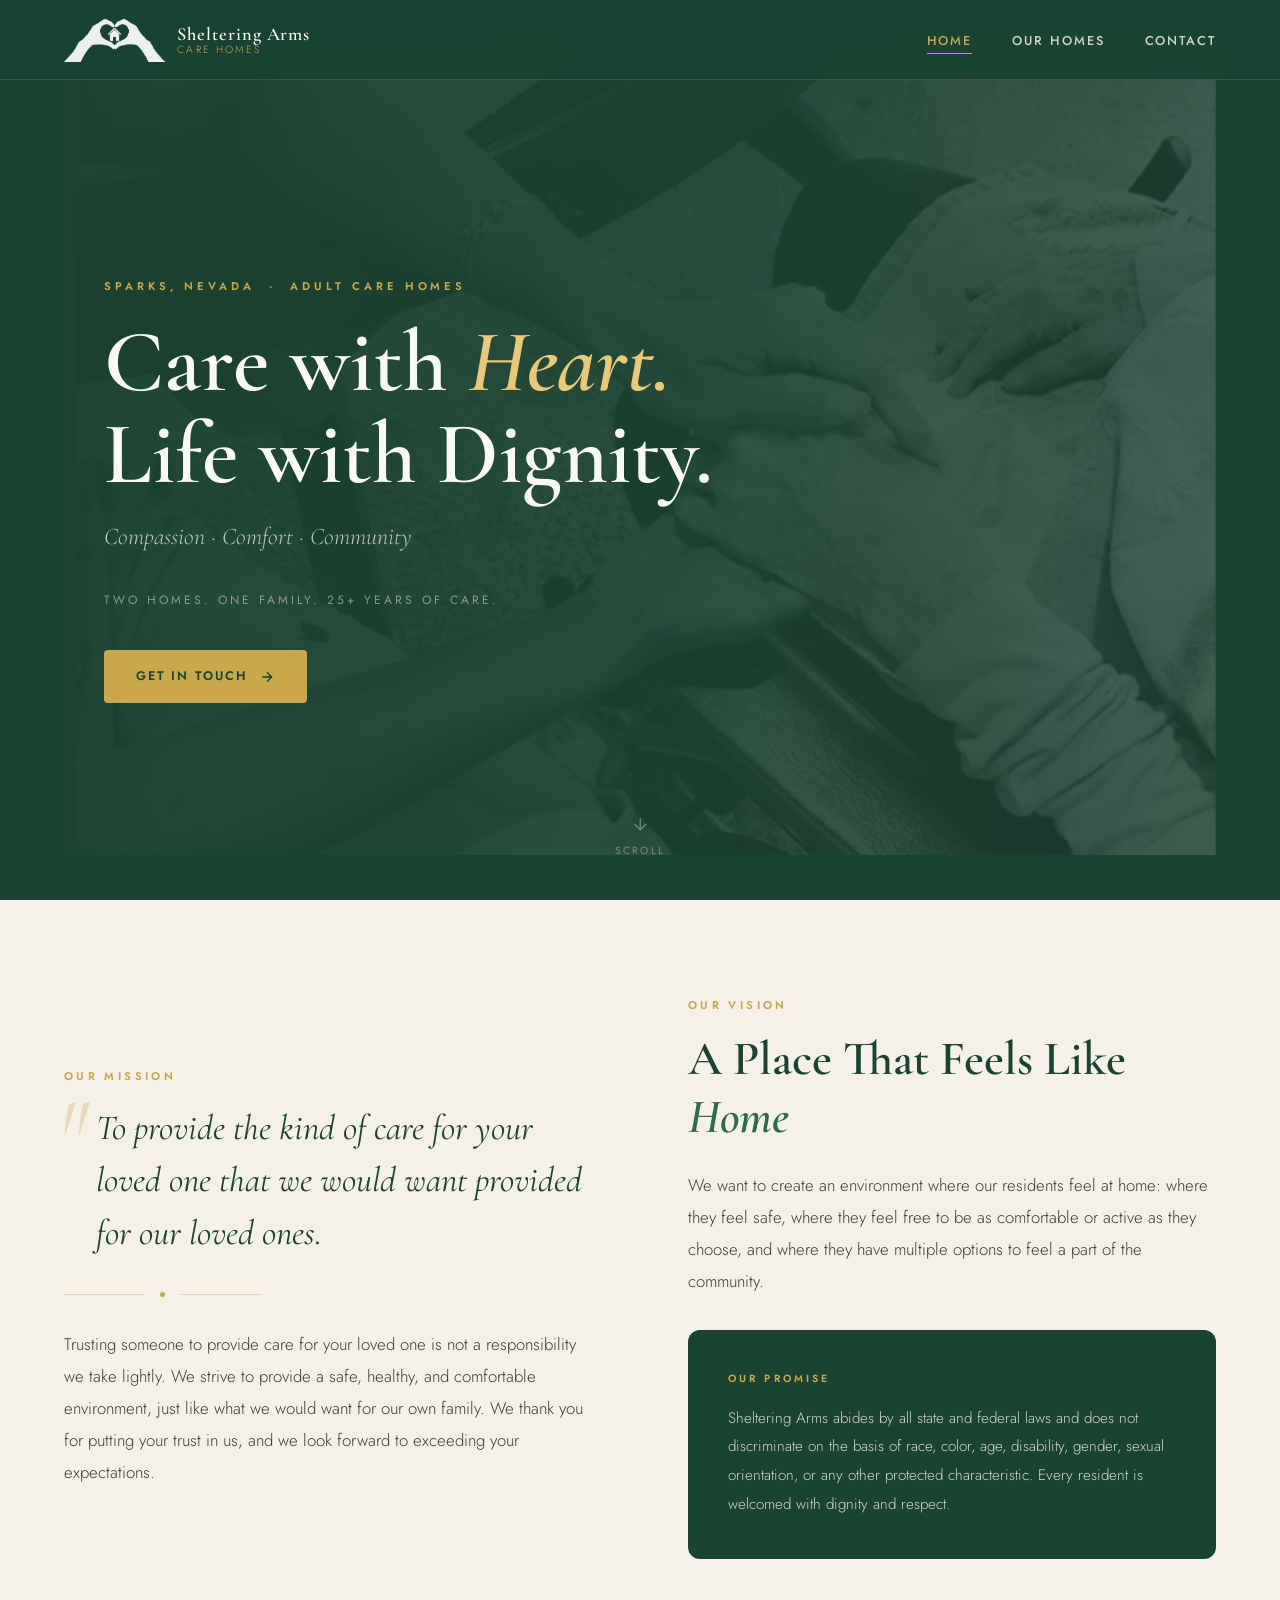
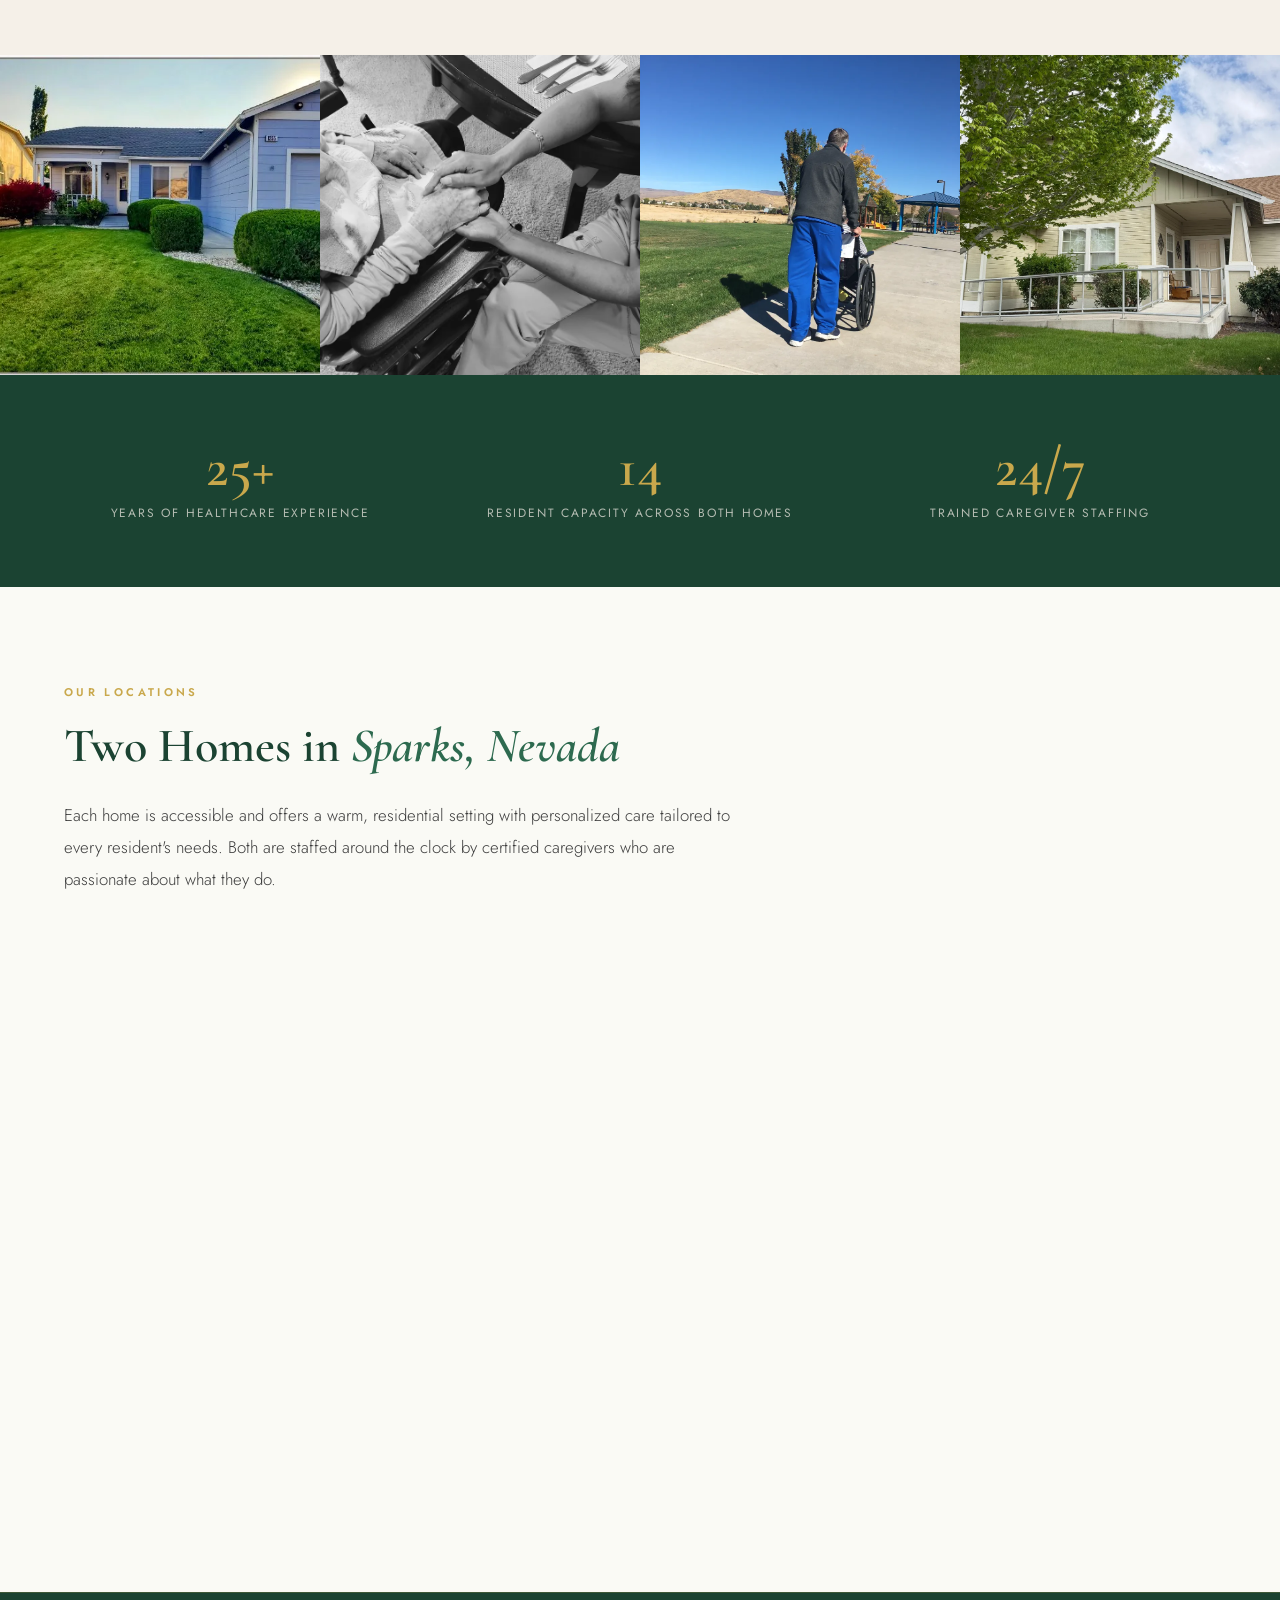
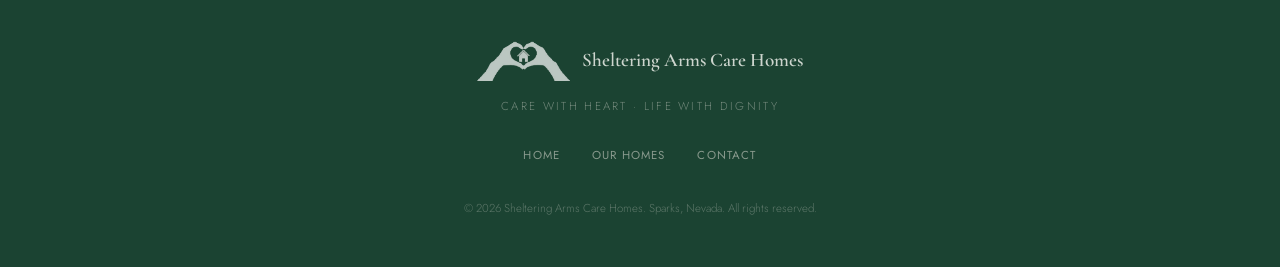
<file: index.html>
<!DOCTYPE html>
<html lang="en">
<head>
  <meta charset="UTF-8">
  <meta name="viewport" content="width=device-width, initial-scale=1.0">
  <meta name="description" content="Sheltering Arms Care Homes – Compassionate adult residential care in Sparks, Nevada. Two homes, 24/7 staffing, medication management, and a personal touch.">
  <title>Sheltering Arms Care Homes | Sparks, Nevada</title>
  <link rel="stylesheet" href="css/styles.css">
</head>
<body>

  <!-- NAVIGATION -->
  <nav class="nav">
    <a href="index.html" class="nav-logo">
      <img src="images/logo_bw_inverted_transparent.png" alt="Sheltering Arms logo">
      <div class="nav-brand">
        <span class="nav-brand-name">Sheltering Arms</span>
        <span class="nav-brand-sub">Care Homes</span>
      </div>
    </a>
    <ul class="nav-links">
      <li><a href="index.html" class="active">Home</a></li>
      <li><a href="homes.html">Our Homes</a></li>
      <li><a href="contact.html">Contact</a></li>
    </ul>
  </nav>

  <!-- HERO -->
  <section class="hero">
    <div class="hero-bg" id="heroBg"></div>
    <div class="hero-overlay"></div>
    <div class="hero-content">
      <div class="hero-eyebrow">Sparks, Nevada &nbsp;·&nbsp; Adult Care Homes</div>
      <h1 class="hero-title">
        Care with <em>Heart.</em><br>Life with Dignity.
      </h1>
      <p class="hero-subtitle">Compassion · Comfort · Community</p>
      <p class="hero-tagline">Two homes. One family. 25+ years of care.</p>
      <a href="contact.html" class="hero-cta">
        Get in Touch
        <svg viewBox="0 0 24 24" fill="none" stroke="currentColor" stroke-width="2"><path d="M5 12h14M12 5l7 7-7 7"/></svg>
      </a>
    </div>
    <div class="hero-scroll">
      <svg viewBox="0 0 24 24" fill="none" stroke="currentColor" stroke-width="1.5"><path d="M12 5v14M5 12l7 7 7-7"/></svg>
      Scroll
    </div>
  </section>

  <!-- MISSION -->
  <section class="mission">
    <div class="mission-inner">
      <div class="mission-left reveal">
        <div class="section-label">Our Mission</div>
        <p class="mission-quote">
          To provide the kind of care for your loved one that we would want provided for our loved ones.
        </p>
        <div class="divider">
          <div class="divider-line"></div>
          <div class="divider-dot"></div>
          <div class="divider-line"></div>
        </div>
        <p class="section-body">
          Trusting someone to provide care for your loved one is not a responsibility we take lightly. We strive to provide a safe, healthy, and comfortable environment, just like what we would want for our own family. We thank you for putting your trust in us, and we look forward to exceeding your expectations.
        </p>
      </div>
      <div class="mission-right reveal">
        <div class="section-label">Our Vision</div>
        <h2 class="section-title">A Place That Feels Like <em>Home</em></h2>
        <p class="section-body">
          We want to create an environment where our residents feel at home: where they feel safe, where they feel free to be as comfortable or active as they choose, and where they have multiple options to feel a part of the community.
        </p>
        <div class="mission-vision">
          <div class="mission-vision-label">Our Promise</div>
          <p class="mission-vision-text">
            Sheltering Arms abides by all state and federal laws and does not discriminate on the basis of race, color, age, disability, gender, sexual orientation, or any other protected characteristic. Every resident is welcomed with dignity and respect.
          </p>
        </div>
      </div>
    </div>
  </section>

  <!-- PHOTO STRIP -->
  <div class="photo-strip">
    <div class="photo-strip-item">
      <img src="images/home1-exterior.jpg" alt="Sheltering Arms Home 1 exterior">
    </div>
    <div class="photo-strip-item">
      <img src="images/bw-hands.jpg" alt="Compassionate care at Sheltering Arms">
    </div>
    <div class="photo-strip-item">
      <img src="images/wheelchair-walk.jpg" alt="Resident enjoying an outdoor walk">
    </div>
    <div class="photo-strip-item">
      <img src="images/home2-exterior.jpg" alt="Sheltering Arms Home 2 exterior">
    </div>
  </div>

  <!-- CREDENTIALS BANNER -->
  <div class="credentials">
    <div class="credentials-inner">
      <div class="credential-item reveal">
        <div class="credential-number">25+</div>
        <div class="credential-label">Years of Healthcare Experience</div>
      </div>
      <div class="credential-item reveal">
        <div class="credential-number">14</div>
        <div class="credential-label">Resident Capacity Across Both Homes</div>
      </div>
      <div class="credential-item reveal">
        <div class="credential-number">24/7</div>
        <div class="credential-label">Trained Caregiver Staffing</div>
      </div>
    </div>
  </div>

  <!-- HOMES PREVIEW -->
  <section class="homes-preview">
    <div class="homes-preview-inner">
      <div class="section-label reveal">Our Locations</div>
      <h2 class="section-title reveal">Two Homes in <em>Sparks, Nevada</em></h2>
      <p class="section-body reveal">Each home is accessible and offers a warm, residential setting with personalized care tailored to every resident's needs. Both are staffed around the clock by certified caregivers who are passionate about what they do.</p>
      <div class="homes-grid">
        <div class="home-card reveal">
          <img src="images/home1-exterior.jpg" alt="Home 1 exterior" class="home-card-img">
          <div class="home-card-body">
            <div class="home-card-label">Sparks, Nevada</div>
            <div class="home-card-title">Care Home One</div>
            <div class="home-card-details">
              <div class="home-card-detail">
                <svg viewBox="0 0 24 24" fill="none" stroke="currentColor" stroke-width="2"><path d="M17 21v-2a4 4 0 0 0-4-4H5a4 4 0 0 0-4 4v2"/><circle cx="9" cy="7" r="4"/></svg>
                6 Residents
              </div>
              <div class="home-card-detail">
                <svg viewBox="0 0 24 24" fill="none" stroke="currentColor" stroke-width="2"><path d="M3 9l9-7 9 7v11a2 2 0 0 1-2 2H5a2 2 0 0 1-2-2z"/></svg>
                Private &amp; Shared Rooms
              </div>
            </div>
            <p class="home-card-text">A warm, fully accessible homelike setting with ramp entry, offering comprehensive care with a personal touch. MI endorsement facility.</p>
            <a href="homes.html#home1" class="home-card-link">
              Learn More
              <svg viewBox="0 0 24 24" fill="none" stroke="currentColor" stroke-width="2" width="12" height="12"><path d="M5 12h14M12 5l7 7-7 7"/></svg>
            </a>
          </div>
        </div>
        <div class="home-card reveal">
          <!--img src="images/home2-exterior5.png" alt="Home 2 exterior" class="home-card-img"-->
          <img src="images/home2-exterior5.png" alt="Home 2 exterior" class="home-card-img" style="object-position: center 50%;">
          <!--img src="images/home2-exterior5.png" alt="Home 2 exterior" class="home-card-img" style="object-fit: contain; object-position: center center; background: var(--cream);"-->
          <div class="home-card-body">
            <div class="home-card-label">Sparks, Nevada</div>
            <div class="home-card-title">Care Home Two</div>
            <div class="home-card-details">
              <div class="home-card-detail">
                <svg viewBox="0 0 24 24" fill="none" stroke="currentColor" stroke-width="2"><path d="M17 21v-2a4 4 0 0 0-4-4H5a4 4 0 0 0-4 4v2"/><circle cx="9" cy="7" r="4"/></svg>
                8 Residents
              </div>
              <div class="home-card-detail">
                <svg viewBox="0 0 24 24" fill="none" stroke="currentColor" stroke-width="2"><path d="M3 9l9-7 9 7v11a2 2 0 0 1-2 2H5a2 2 0 0 1-2-2z"/></svg>
                Private &amp; Shared Rooms
              </div>
            </div>
            <p class="home-card-text">A spacious, fully accessible homelike setting with ramp entry, complete with a golf course view, offering exceptional level of personalized care. MI endorsement facility.</p>
            <a href="homes.html#home2" class="home-card-link">
              Learn More
              <svg viewBox="0 0 24 24" fill="none" stroke="currentColor" stroke-width="2" width="12" height="12"><path d="M5 12h14M12 5l7 7-7 7"/></svg>
            </a>
          </div>
        </div>
      </div>
    </div>
  </section>

  <!-- FOOTER -->
  <footer class="footer">
    <div class="footer-logo">
      <img src="images/logo_bw_inverted_transparent.png" alt="Sheltering Arms logo">
      <span class="footer-name">Sheltering Arms Care Homes</span>
    </div>
    <p class="footer-tagline">Care with Heart · Life with Dignity</p>
    <ul class="footer-nav">
      <li><a href="index.html">Home</a></li>
      <li><a href="homes.html">Our Homes</a></li>
      <li><a href="contact.html">Contact</a></li>
    </ul>
    <p class="footer-copy">&copy; 2026 Sheltering Arms Care Homes. Sparks, Nevada. All rights reserved.</p>
  </footer>

  <script src="js/main.js"></script>
</body>
</html>
</file>
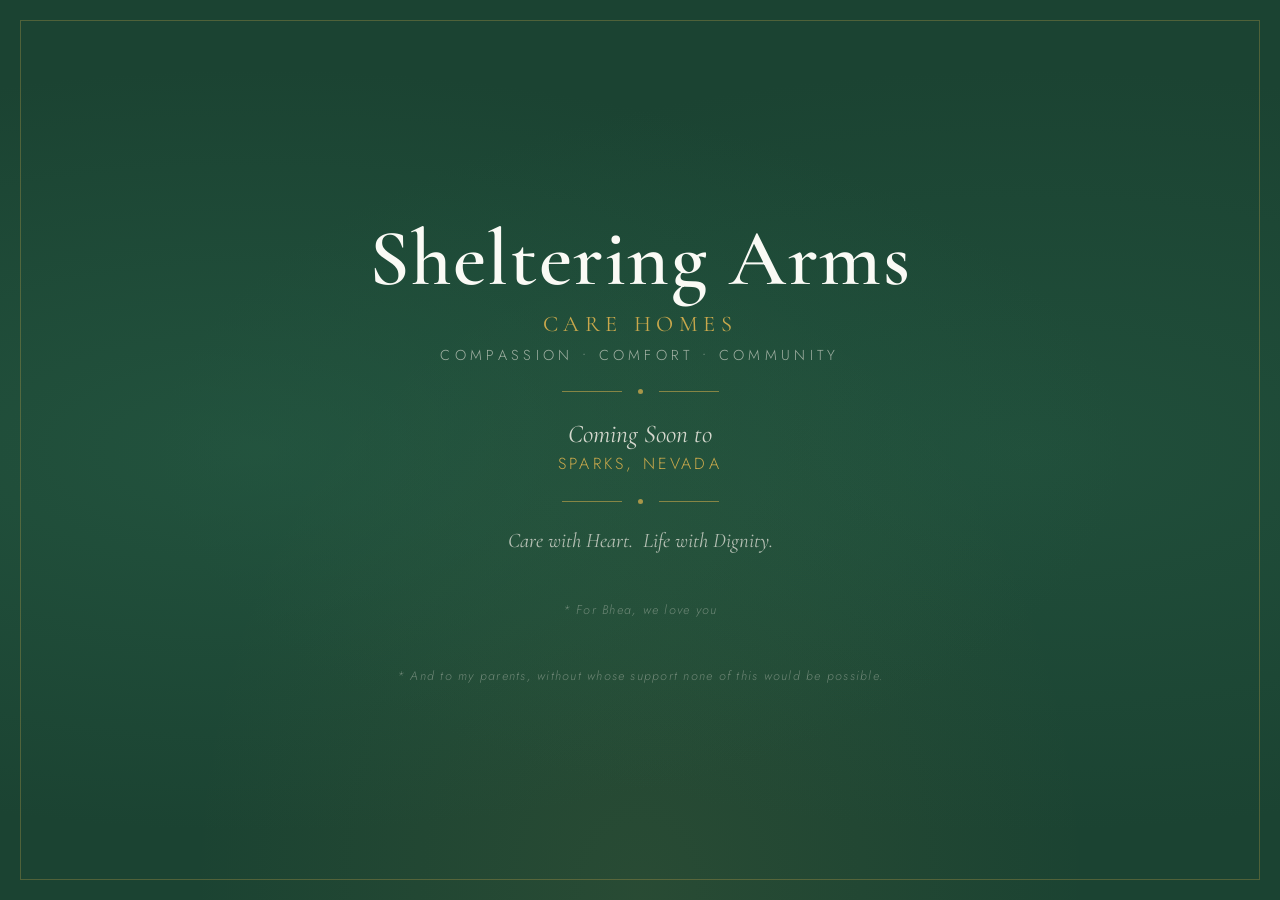
<file: bhea.html>
<!DOCTYPE html>
<html lang="en">
<head>
  <meta charset="UTF-8">
  <meta name="viewport" content="width=device-width, initial-scale=1.0">
  <title>Sheltering Arms Care Homes | Coming Soon</title>
  <link href="https://fonts.googleapis.com/css2?family=Cormorant+Garamond:ital,wght@0,400;0,600;1,400&family=Jost:wght@300;400;500&display=swap" rel="stylesheet">
  <style>
    :root {
      --green: #1B4332;
      --green-light: #2D6A4F;
      --cream: #F5F0E8;
      --gold: #C9A84C;
      --gold-light: #E8C97A;
      --off-white: #FAFAF5;
    }

    *, *::before, *::after {
      margin: 0;
      padding: 0;
      box-sizing: border-box;
    }

    html, body {
      height: 100%;
    }

    body {
      background-color: var(--green);
      color: var(--cream);
      font-family: 'Jost', sans-serif;
      display: flex;
      align-items: center;
      justify-content: center;
      min-height: 100vh;
      overflow: hidden;
      position: relative;
    }

    /* Subtle leaf texture background */
    body::before {
      content: '';
      position: absolute;
      inset: 0;
      background: 
        radial-gradient(ellipse at 20% 50%, rgba(45, 106, 79, 0.4) 0%, transparent 60%),
        radial-gradient(ellipse at 80% 50%, rgba(45, 106, 79, 0.3) 0%, transparent 60%),
        radial-gradient(ellipse at 50% 100%, rgba(201, 168, 76, 0.08) 0%, transparent 50%);
      pointer-events: none;
    }

    /* Gold border frame */
    body::after {
      content: '';
      position: fixed;
      inset: 20px;
      border: 1px solid rgba(201, 168, 76, 0.3);
      pointer-events: none;
      animation: fadeIn 2s ease forwards;
    }

    .container {
      text-align: center;
      padding: 3rem 2rem;
      position: relative;
      z-index: 1;
      animation: riseUp 1.2s cubic-bezier(0.16, 1, 0.3, 1) forwards;
      opacity: 0;
      transform: translateY(30px);
    }

    .divider {
      display: flex;
      align-items: center;
      gap: 1rem;
      justify-content: center;
      margin: 1.5rem 0;
    }

    .divider-line {
      width: 60px;
      height: 1px;
      background: var(--gold);
      opacity: 0.6;
    }

    .divider-dot {
      width: 5px;
      height: 5px;
      background: var(--gold);
      border-radius: 50%;
      opacity: 0.8;
    }

    .business-name {
      font-family: 'Cormorant Garamond', serif;
      font-size: clamp(2.8rem, 7vw, 5rem);
      font-weight: 600;
      color: var(--off-white);
      letter-spacing: 0.02em;
      line-height: 1.1;
    }

    .business-subtitle {
      font-family: 'Cormorant Garamond', serif;
      font-size: clamp(1rem, 2.5vw, 1.4rem);
      font-weight: 400;
      color: var(--gold);
      letter-spacing: 0.25em;
      text-transform: uppercase;
      margin-top: 0.4rem;
    }

    .subtagline {
      font-family: 'Jost', sans-serif;
      font-size: clamp(0.75rem, 1.8vw, 0.9rem);
      font-weight: 300;
      color: rgba(245, 240, 232, 0.6);
      letter-spacing: 0.3em;
      text-transform: uppercase;
      margin-top: 0.5rem;
    }

    .coming-soon {
      font-family: 'Cormorant Garamond', serif;
      font-size: clamp(1.1rem, 3vw, 1.6rem);
      font-style: italic;
      color: var(--cream);
      opacity: 0.85;
      margin: 0.5rem 0 0.2rem;
    }

    .location {
      font-family: 'Jost', sans-serif;
      font-size: clamp(0.8rem, 2vw, 1rem);
      font-weight: 300;
      color: var(--gold);
      letter-spacing: 0.2em;
      text-transform: uppercase;
    }

    .tagline {
      font-family: 'Cormorant Garamond', serif;
      font-size: clamp(1rem, 2.5vw, 1.3rem);
      font-style: italic;
      color: rgba(245, 240, 232, 0.7);
      margin-top: 0.3rem;
    }

    .dedication {
      font-family: 'Jost', sans-serif;
      font-size: clamp(0.65rem, 1.5vw, 0.78rem);
      font-weight: 300;
      color: rgba(245, 240, 232, 0.35);
      letter-spacing: 0.1em;
      margin-top: 3rem;
      font-style: italic;
    }

    @keyframes riseUp {
      to {
        opacity: 1;
        transform: translateY(0);
      }
    }

    @keyframes fadeIn {
      to { opacity: 1; }
    }

    @media (max-width: 480px) {
      body::after {
        inset: 10px;
      }
    }
  </style>
</head>
<body>
  <div class="container">
    <div class="business-name">Sheltering Arms</div>
    <div class="business-subtitle">Care Homes</div>
    <div class="subtagline">Compassion &bull; Comfort &bull; Community</div>

    <div class="divider">
      <div class="divider-line"></div>
      <div class="divider-dot"></div>
      <div class="divider-line"></div>
    </div>

    <div class="coming-soon">Coming Soon to</div>
    <div class="location">Sparks, Nevada</div>

    <div class="divider">
      <div class="divider-line"></div>
      <div class="divider-dot"></div>
      <div class="divider-line"></div>
    </div>

    <div class="tagline">Care with Heart. &nbsp;Life with Dignity.</div>
    <div class="dedication">* For Bhea, we love you</div>
    <div class="dedication">* And to my parents, without whose support none of this would be possible.</div>
  </div>
</body>
</html>
</file>
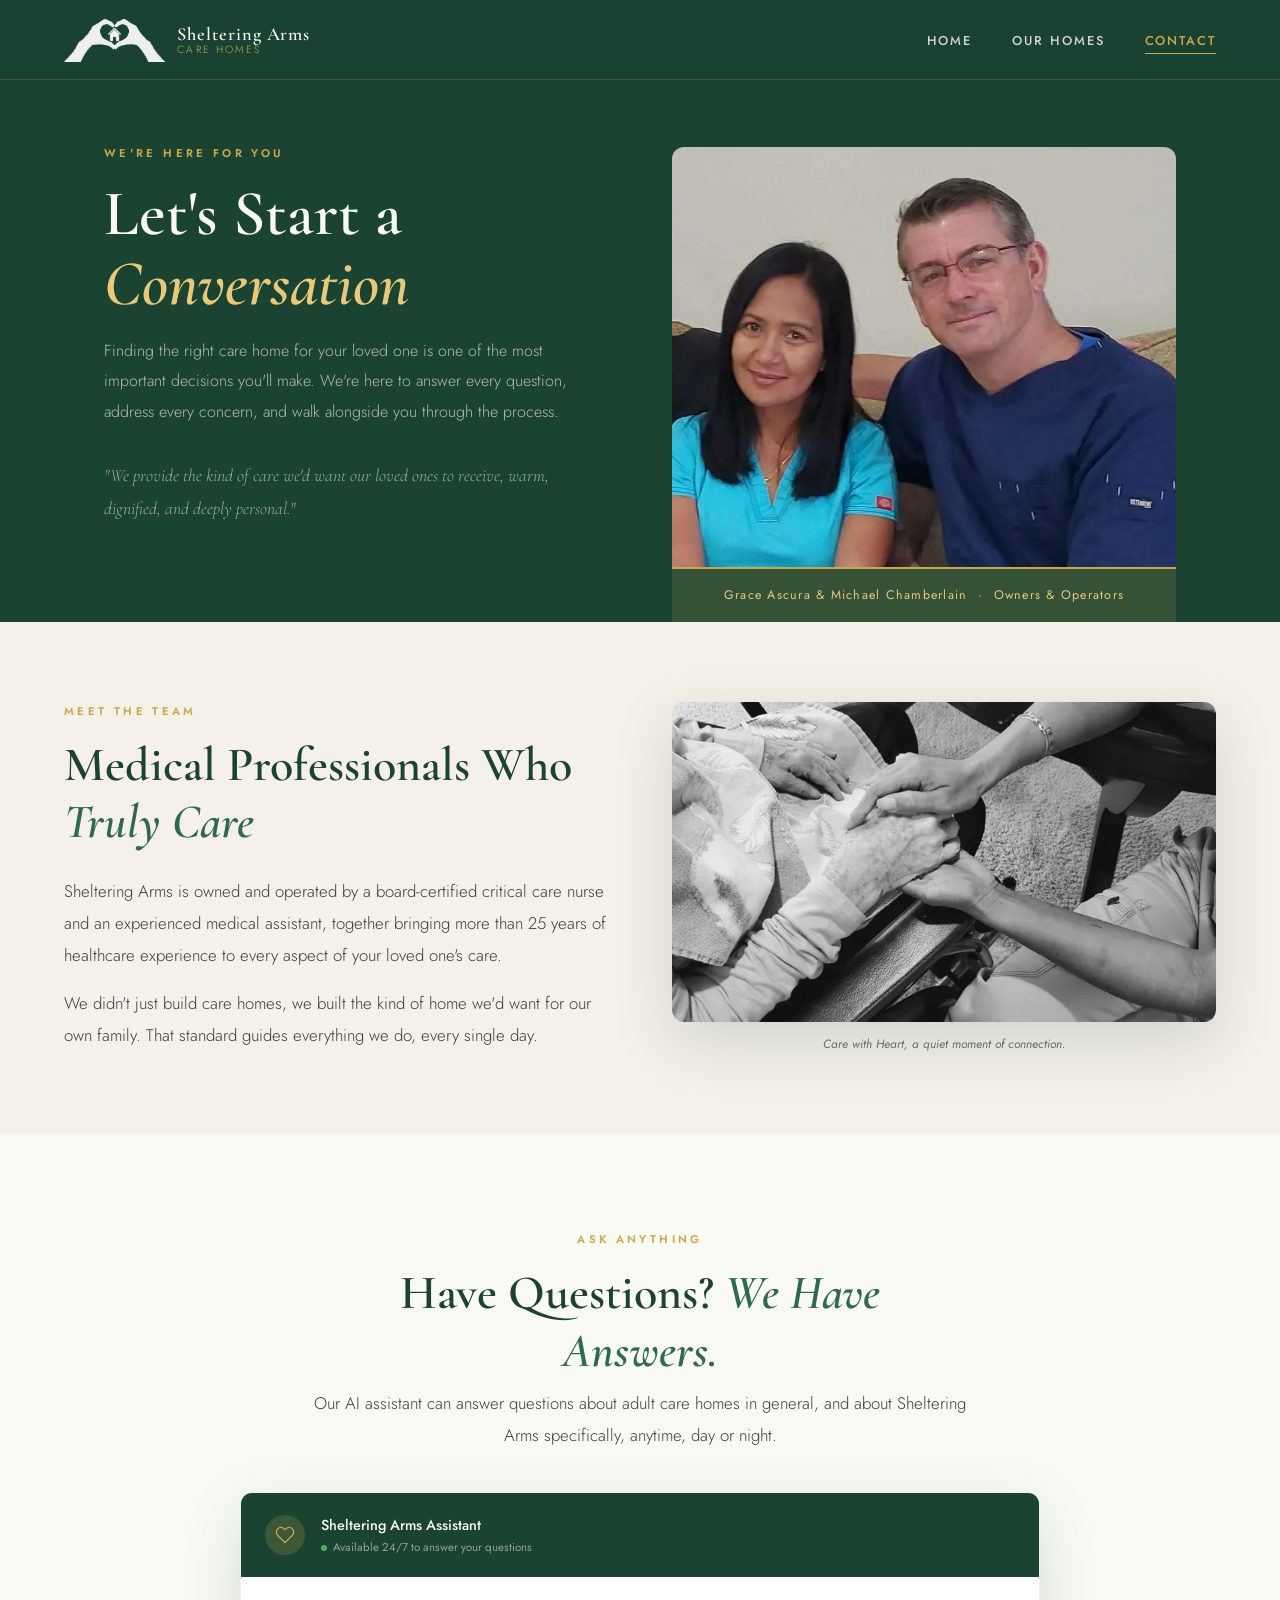
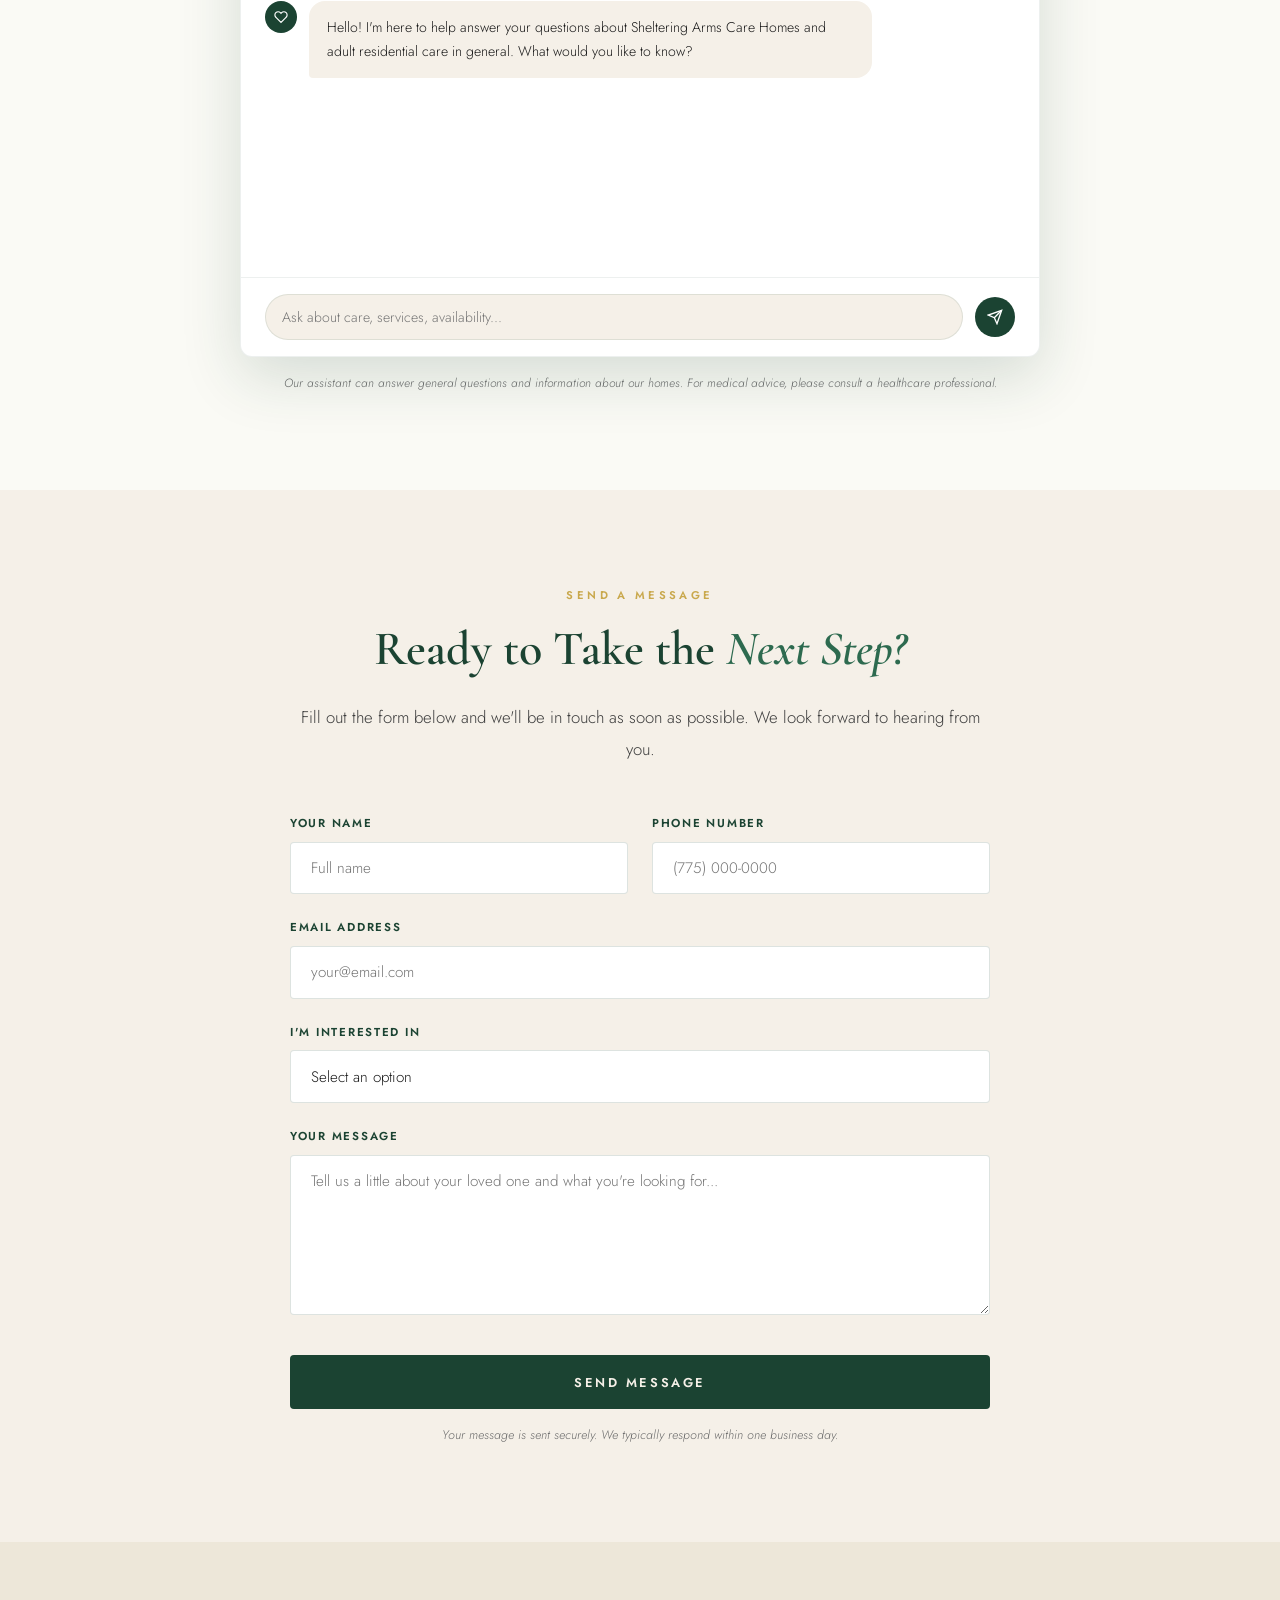
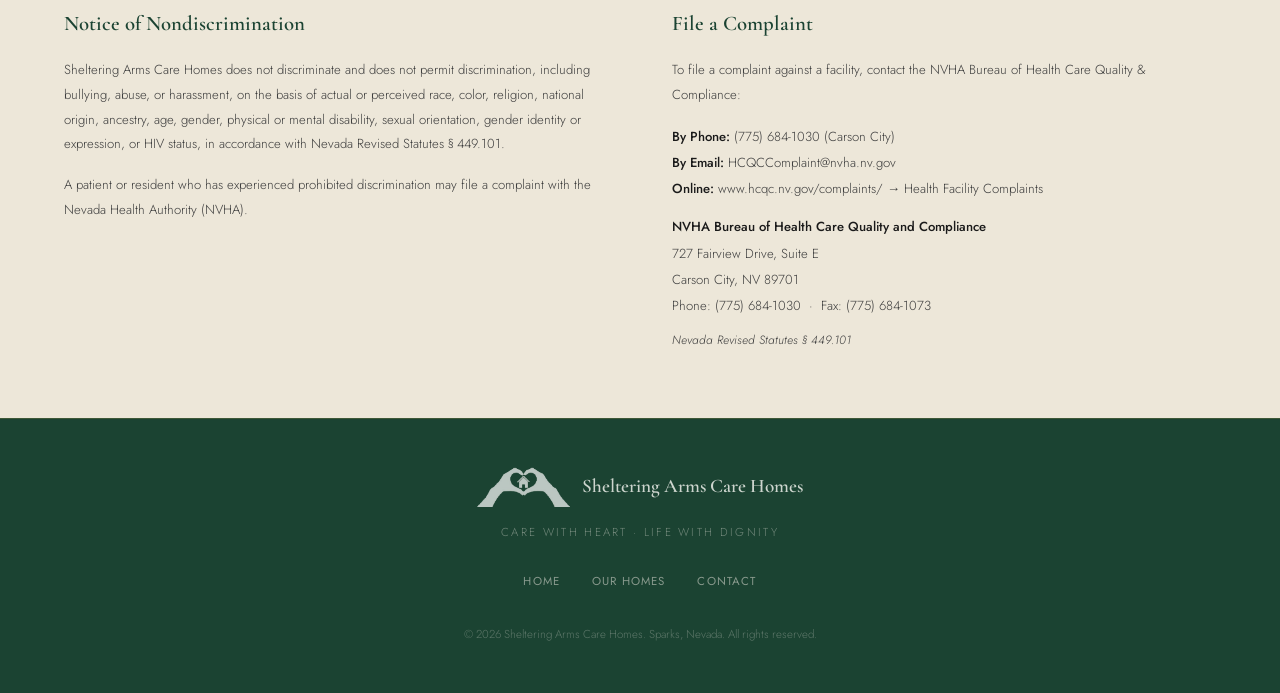
<file: contact.html>
<!DOCTYPE html>
<html lang="en">
<head>
  <meta charset="UTF-8">
  <meta name="viewport" content="width=device-width, initial-scale=1.0">
  <meta name="description" content="Contact Sheltering Arms Care Homes in Sparks, Nevada. Ask our AI assistant or send us a message directly.">
  <title>Contact | Sheltering Arms Care Homes</title>
  <link rel="stylesheet" href="css/styles.css">
</head>
<body>

  <!-- NAVIGATION -->
  <nav class="nav">
    <a href="index.html" class="nav-logo">
      <img src="images/logo_bw_inverted_transparent.png" alt="Sheltering Arms logo">
      <div class="nav-brand">
        <span class="nav-brand-name">Sheltering Arms</span>
        <span class="nav-brand-sub">Care Homes</span>
      </div>
    </a>
    <ul class="nav-links">
      <li><a href="index.html">Home</a></li>
      <li><a href="homes.html">Our Homes</a></li>
      <li><a href="contact.html" class="active">Contact</a></li>
    </ul>
  </nav>

  <!-- CONTACT HERO -->
  <section class="contact-hero">
    <div class="contact-hero-inner">
      <div class="contact-hero-content reveal">
        <div class="section-label" style="color:var(--gold);">We're Here For You</div>
        <h1 class="contact-hero-title">Let's Start a <em style="color:var(--gold-light); font-style:italic;">Conversation</em></h1>
        <p class="contact-hero-text">
          Finding the right care home for your loved one is one of the most important decisions you'll make. We're here to answer every question, address every concern, and walk alongside you through the process.
        </p>
        <p class="contact-hero-text" style="font-family:'Cormorant Garamond', serif; font-style:italic; font-size:1.1rem; color:rgba(245,240,232,0.6);">
          "We provide the kind of care we'd want our loved ones to receive, warm, dignified, and deeply personal."
        </p>
      </div>
      <div>
        <img src="images/grace-michael.jpg" alt="Grace Ascura and Michael Chamberlain, owners of Sheltering Arms" class="contact-owners-img">
        <div class="contact-owners-caption">Grace Ascura &amp; Michael Chamberlain &nbsp;·&nbsp; Owners &amp; Operators</div>
      </div>
    </div>
  </section>

  <!-- OWNERS BIO -->
  <section class="section" style="background:var(--cream); padding: 5rem 4rem;">
    <div class="section-inner">
      <div style="display:grid; grid-template-columns:1fr 1fr; gap:4rem; align-items:start;">
        <div class="reveal">
          <div class="section-label">Meet the Team</div>
          <h2 class="section-title">Medical Professionals Who <em>Truly Care</em></h2>
          <p class="section-body">
            Sheltering Arms is owned and operated by a board-certified critical care nurse and an experienced medical assistant, together bringing more than 25 years of healthcare experience to every aspect of your loved one's care.
          </p>
          <p class="section-body" style="margin-top:1rem;">
            We didn't just build care homes, we built the kind of home we'd want for our own family. That standard guides everything we do, every single day.
          </p>
        </div>
        <div class="reveal">
          <img src="images/bw-hands.jpg" alt="Grace holding a resident's hand, compassionate care at Sheltering Arms" style="width:100%; height:320px; object-fit:cover; border-radius:12px; box-shadow:0 20px 60px rgba(27,67,50,0.16);">
          <p style="font-size:0.75rem; color:var(--text-light); font-style:italic; margin-top:0.75rem; text-align:center;">Care with Heart, a quiet moment of connection.</p>
        </div>
      </div>
    </div>
  </section>

  <!-- AI CHAT WIDGET -->
  <section class="chat-section">
    <div class="chat-inner">
      <div class="section-label reveal" style="text-align:center;">Ask Anything</div>
      <h2 class="section-title reveal" style="text-align:center; max-width:600px; margin:0 auto 0.5rem;">Have Questions? <em>We Have Answers.</em></h2>
      <p class="section-body reveal" style="text-align:center; margin:0 auto 2.5rem;">Our AI assistant can answer questions about adult care homes in general, and about Sheltering Arms specifically, anytime, day or night.</p>

      <div class="chat-window reveal">
        <div class="chat-header">
          <div class="chat-avatar">
            <svg viewBox="0 0 24 24" fill="none" stroke="currentColor" stroke-width="1.5"><path d="M20.84 4.61a5.5 5.5 0 0 0-7.78 0L12 5.67l-1.06-1.06a5.5 5.5 0 0 0-7.78 7.78l1.06 1.06L12 21.23l7.78-7.78 1.06-1.06a5.5 5.5 0 0 0 0-7.78z"/></svg>
          </div>
          <div class="chat-header-text">
            <div class="chat-header-name">Sheltering Arms Assistant</div>
            <div class="chat-header-status">
              <div class="chat-status-dot"></div>
              Available 24/7 to answer your questions
            </div>
          </div>
        </div>
        <div class="chat-messages" id="chatMessages">
          <div class="chat-msg bot">
            <div class="chat-msg-avatar">
              <svg viewBox="0 0 24 24" fill="none" stroke="currentColor" stroke-width="2" width="14" height="14"><path d="M20.84 4.61a5.5 5.5 0 0 0-7.78 0L12 5.67l-1.06-1.06a5.5 5.5 0 0 0-7.78 7.78l1.06 1.06L12 21.23l7.78-7.78 1.06-1.06a5.5 5.5 0 0 0 0-7.78z"/></svg>
            </div>
            <div class="chat-msg-bubble">
              Hello! I'm here to help answer your questions about Sheltering Arms Care Homes and adult residential care in general. What would you like to know?
            </div>
          </div>
        </div>
        <div class="chat-input-area">
          <input type="text" class="chat-input" id="chatInput" placeholder="Ask about care, services, availability..." autocomplete="off">
          <button class="chat-send" id="chatSend" aria-label="Send message">
            <svg viewBox="0 0 24 24" fill="none" stroke="currentColor" stroke-width="2"><line x1="22" y1="2" x2="11" y2="13"/><polygon points="22 2 15 22 11 13 2 9 22 2"/></svg>
          </button>
        </div>
      </div>
      <p style="font-size:0.75rem; color:var(--text-light); text-align:center; margin-top:1rem; font-style:italic; font-weight:300;">Our assistant can answer general questions and information about our homes. For medical advice, please consult a healthcare professional.</p>
    </div>
  </section>

  <!-- CONTACT FORM -->
  <section class="contact-form-section">
    <div class="contact-form-inner">
      <div class="section-label reveal" style="text-align:center;">Send a Message</div>
      <h2 class="section-title reveal" style="text-align:center;">Ready to Take the <em>Next Step?</em></h2>
      <p class="section-body reveal" style="text-align:center; margin:0 auto 3rem;">Fill out the form below and we'll be in touch as soon as possible. We look forward to hearing from you.</p>

      <form action="https://formspree.io/f/meenggbr" method="POST" class="reveal">
        <div class="form-row">
          <div class="form-group">
            <label class="form-label" for="name">Your Name</label>
            <input type="text" id="name" name="name" class="form-input" placeholder="Full name" required>
          </div>
          <div class="form-group">
            <label class="form-label" for="phone">Phone Number</label>
            <input type="tel" id="phone" name="phone" class="form-input" placeholder="(775) 000-0000">
          </div>
        </div>
        <div class="form-group">
          <label class="form-label" for="email">Email Address</label>
          <input type="email" id="email" name="email" class="form-input" placeholder="your@email.com" required>
        </div>
        <div class="form-group">
          <label class="form-label" for="interest">I'm Interested In</label>
          <select id="interest" name="interest" class="form-select">
            <option value="">Select an option</option>
            <option value="home1">Home One (6 residents)</option>
            <option value="home2">Home Two (8 residents)</option>
            <option value="both">Both Homes</option>
            <option value="general">General Information</option>
          </select>
        </div>
        <div class="form-group">
          <label class="form-label" for="message">Your Message</label>
          <textarea id="message" name="message" class="form-textarea" placeholder="Tell us a little about your loved one and what you're looking for..." required></textarea>
        </div>
        <button type="submit" class="form-submit">Send Message</button>
        <p class="form-note">Your message is sent securely. We typically respond within one business day.</p>
      </form>
    </div>
  </section>

  <!-- COMPLIANCE -->
  <section class="compliance">
    <div class="compliance-inner">
      <div class="reveal">
        <div class="compliance-block-title">Notice of Nondiscrimination</div>
        <p class="compliance-text">
          Sheltering Arms Care Homes does not discriminate and does not permit discrimination, including bullying, abuse, or harassment, on the basis of actual or perceived race, color, religion, national origin, ancestry, age, gender, physical or mental disability, sexual orientation, gender identity or expression, or HIV status, in accordance with Nevada Revised Statutes § 449.101.
        </p>
        <p class="compliance-text" style="margin-top:1rem;">
          A patient or resident who has experienced prohibited discrimination may file a complaint with the Nevada Health Authority (NVHA).
        </p>
      </div>
      <div class="reveal">
        <div class="compliance-block-title">File a Complaint</div>
        <p class="compliance-text">To file a complaint against a facility, contact the NVHA Bureau of Health Care Quality &amp; Compliance:</p>
        <div class="compliance-contact" style="margin-top:1rem;">
          <p><strong>By Phone:</strong> (775) 684-1030 (Carson City)</p>
          <p><strong>By Email:</strong> HCQCComplaint@nvha.nv.gov</p>
          <p><strong>Online:</strong> www.hcqc.nv.gov/complaints/ → Health Facility Complaints</p>
          <p style="margin-top:0.75rem;"><strong>NVHA Bureau of Health Care Quality and Compliance</strong><br>
          727 Fairview Drive, Suite E<br>
          Carson City, NV 89701<br>
          Phone: (775) 684-1030 &nbsp;·&nbsp; Fax: (775) 684-1073</p>
          <p style="margin-top:0.5rem;"><em style="font-size:0.75rem;">Nevada Revised Statutes § 449.101</em></p>
        </div>
      </div>
    </div>
  </section>

  <!-- FOOTER -->
  <footer class="footer">
    <div class="footer-logo">
      <img src="images/logo_bw_inverted_transparent.png" alt="Sheltering Arms logo">
      <span class="footer-name">Sheltering Arms Care Homes</span>
    </div>
    <p class="footer-tagline">Care with Heart · Life with Dignity</p>
    <ul class="footer-nav">
      <li><a href="index.html">Home</a></li>
      <li><a href="homes.html">Our Homes</a></li>
      <li><a href="contact.html">Contact</a></li>
    </ul>
    <p class="footer-copy">&copy; 2026 Sheltering Arms Care Homes. Sparks, Nevada. All rights reserved.</p>
  </footer>

  <script src="js/main.js"></script>
  <script src="js/chat.js"></script>
</body>
</html>
</file>
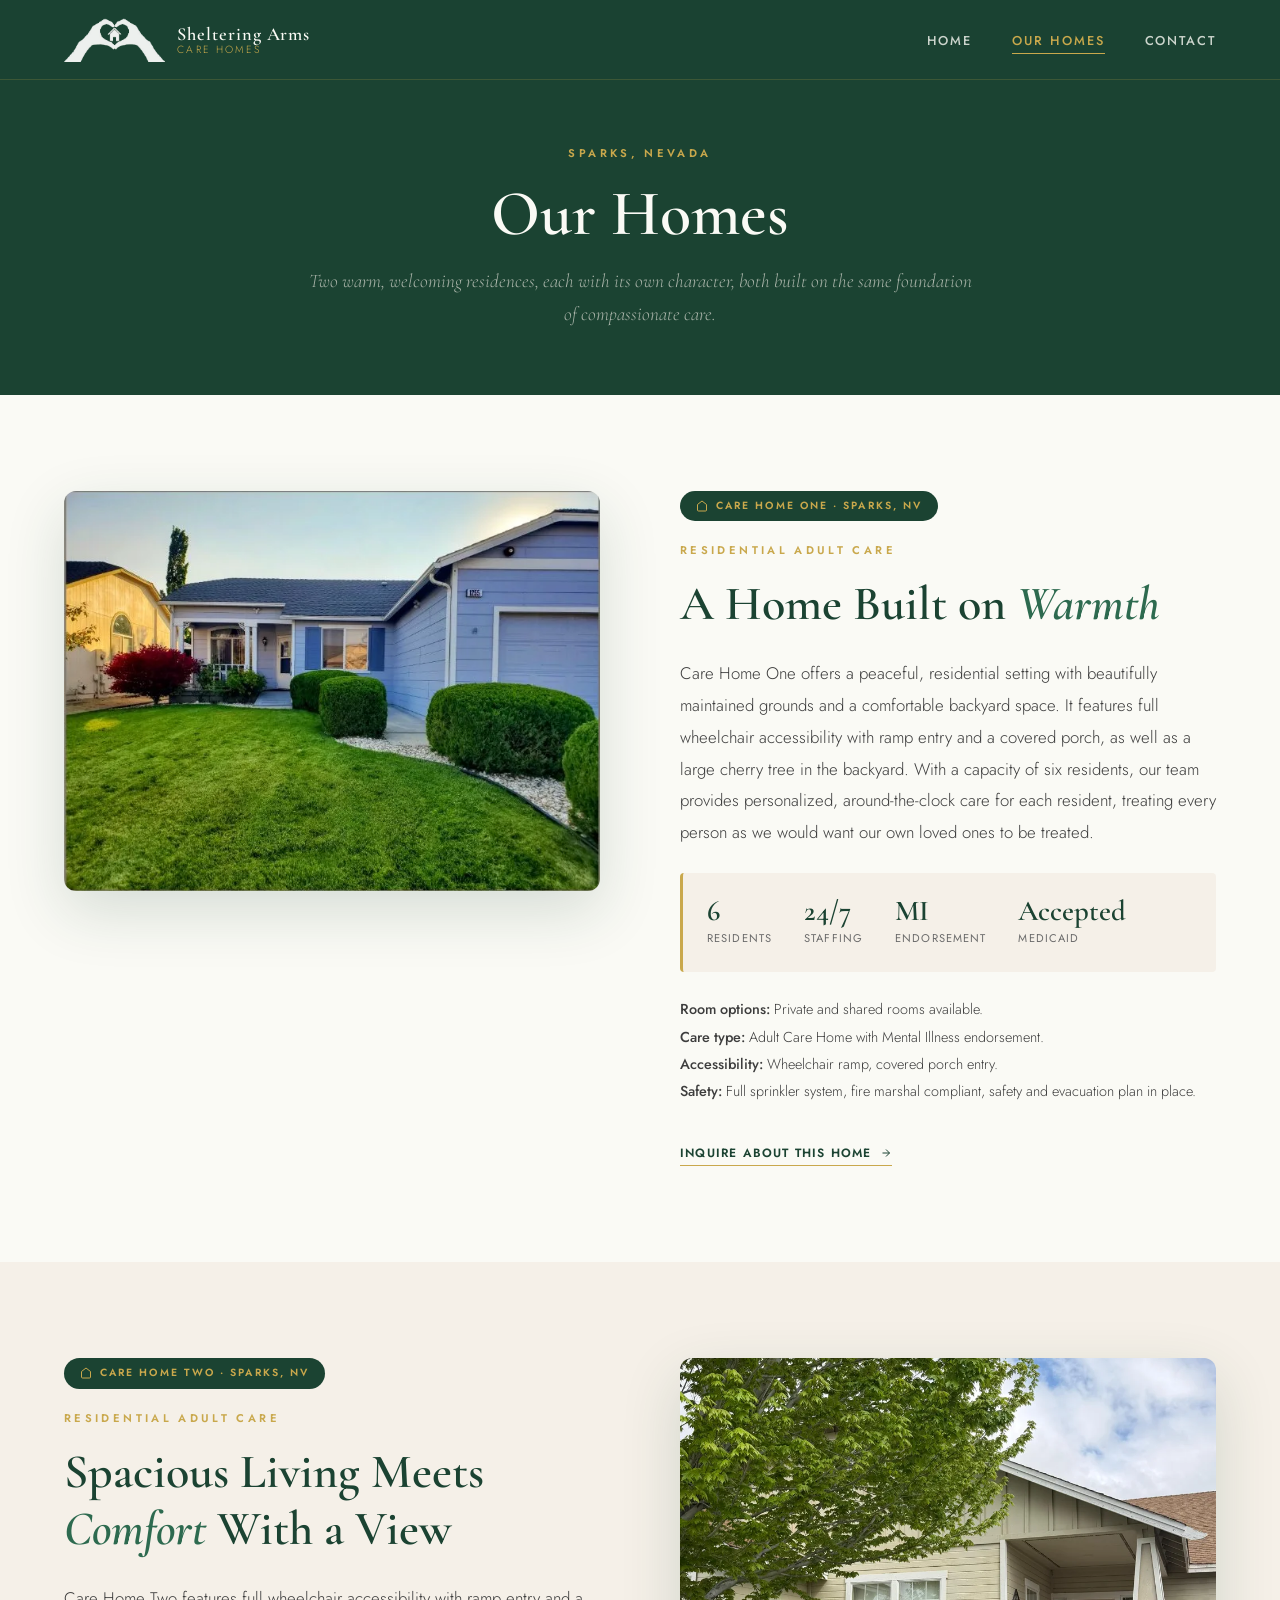
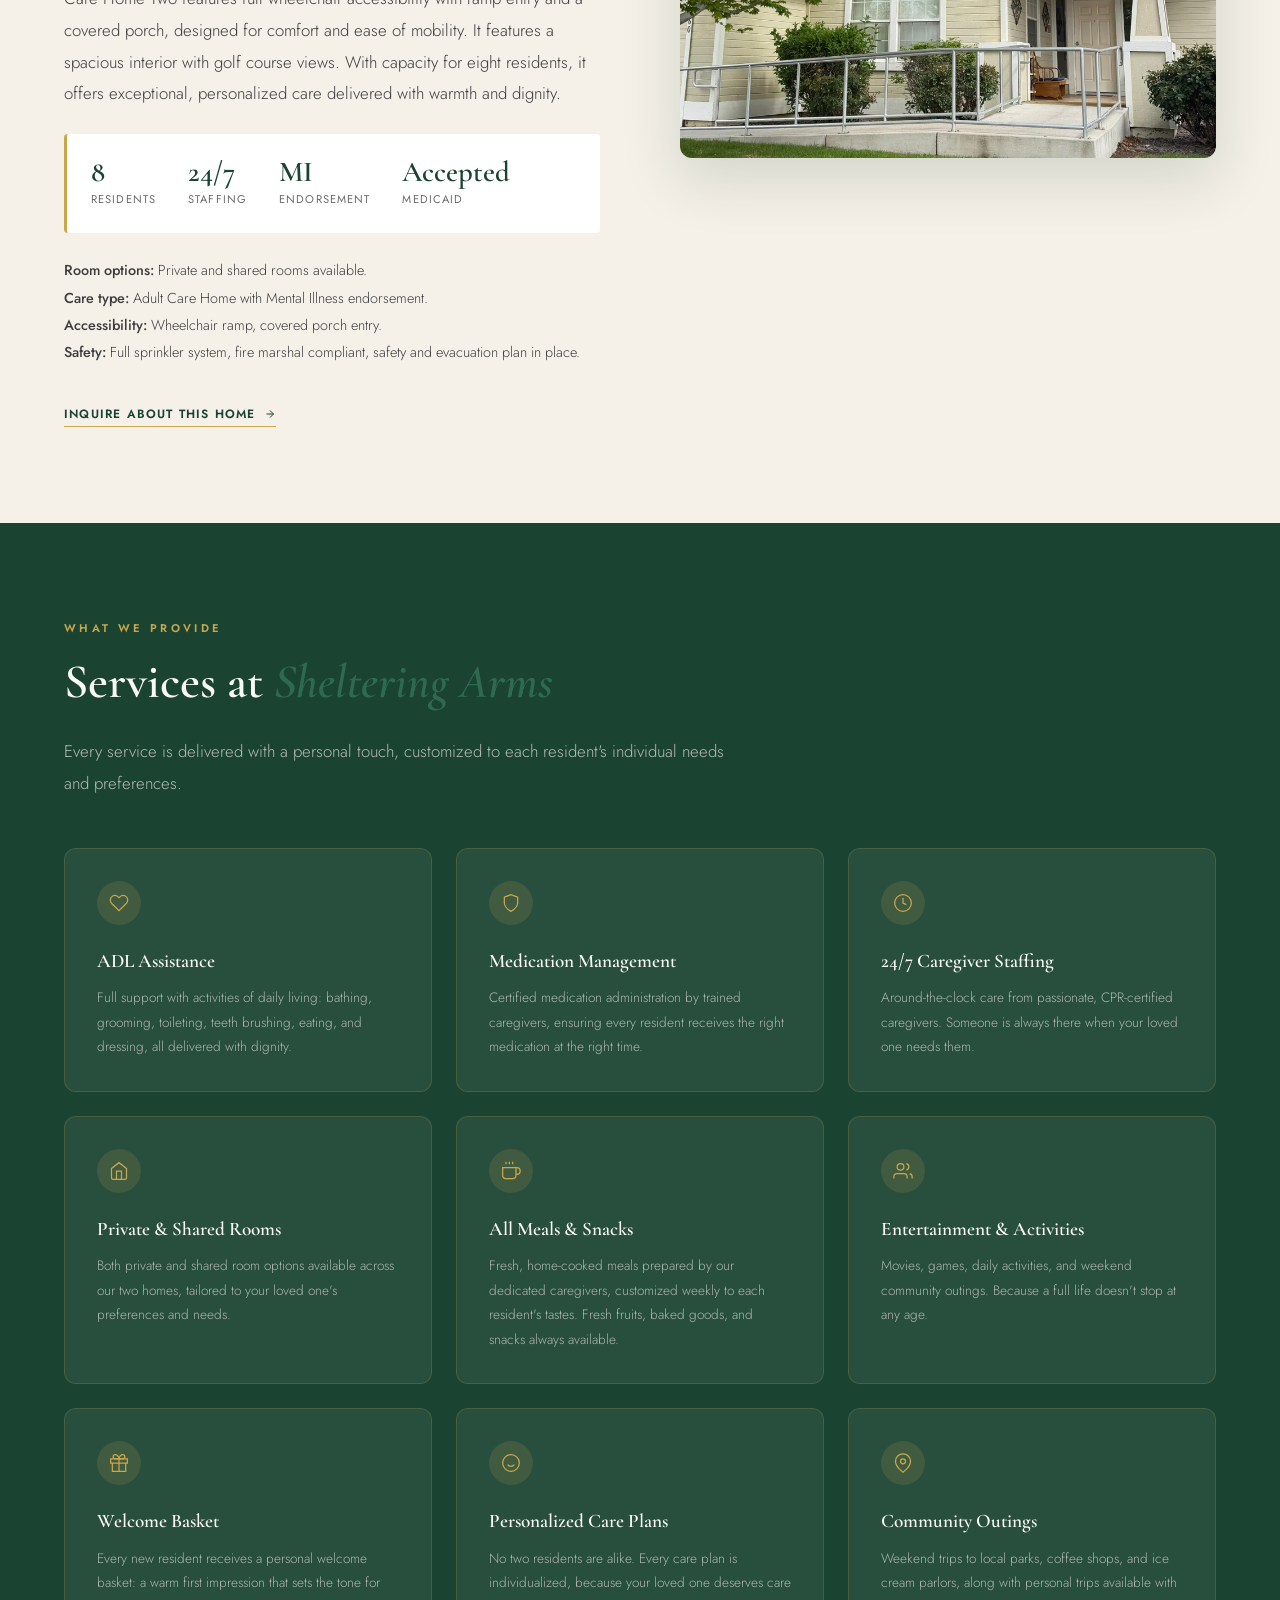
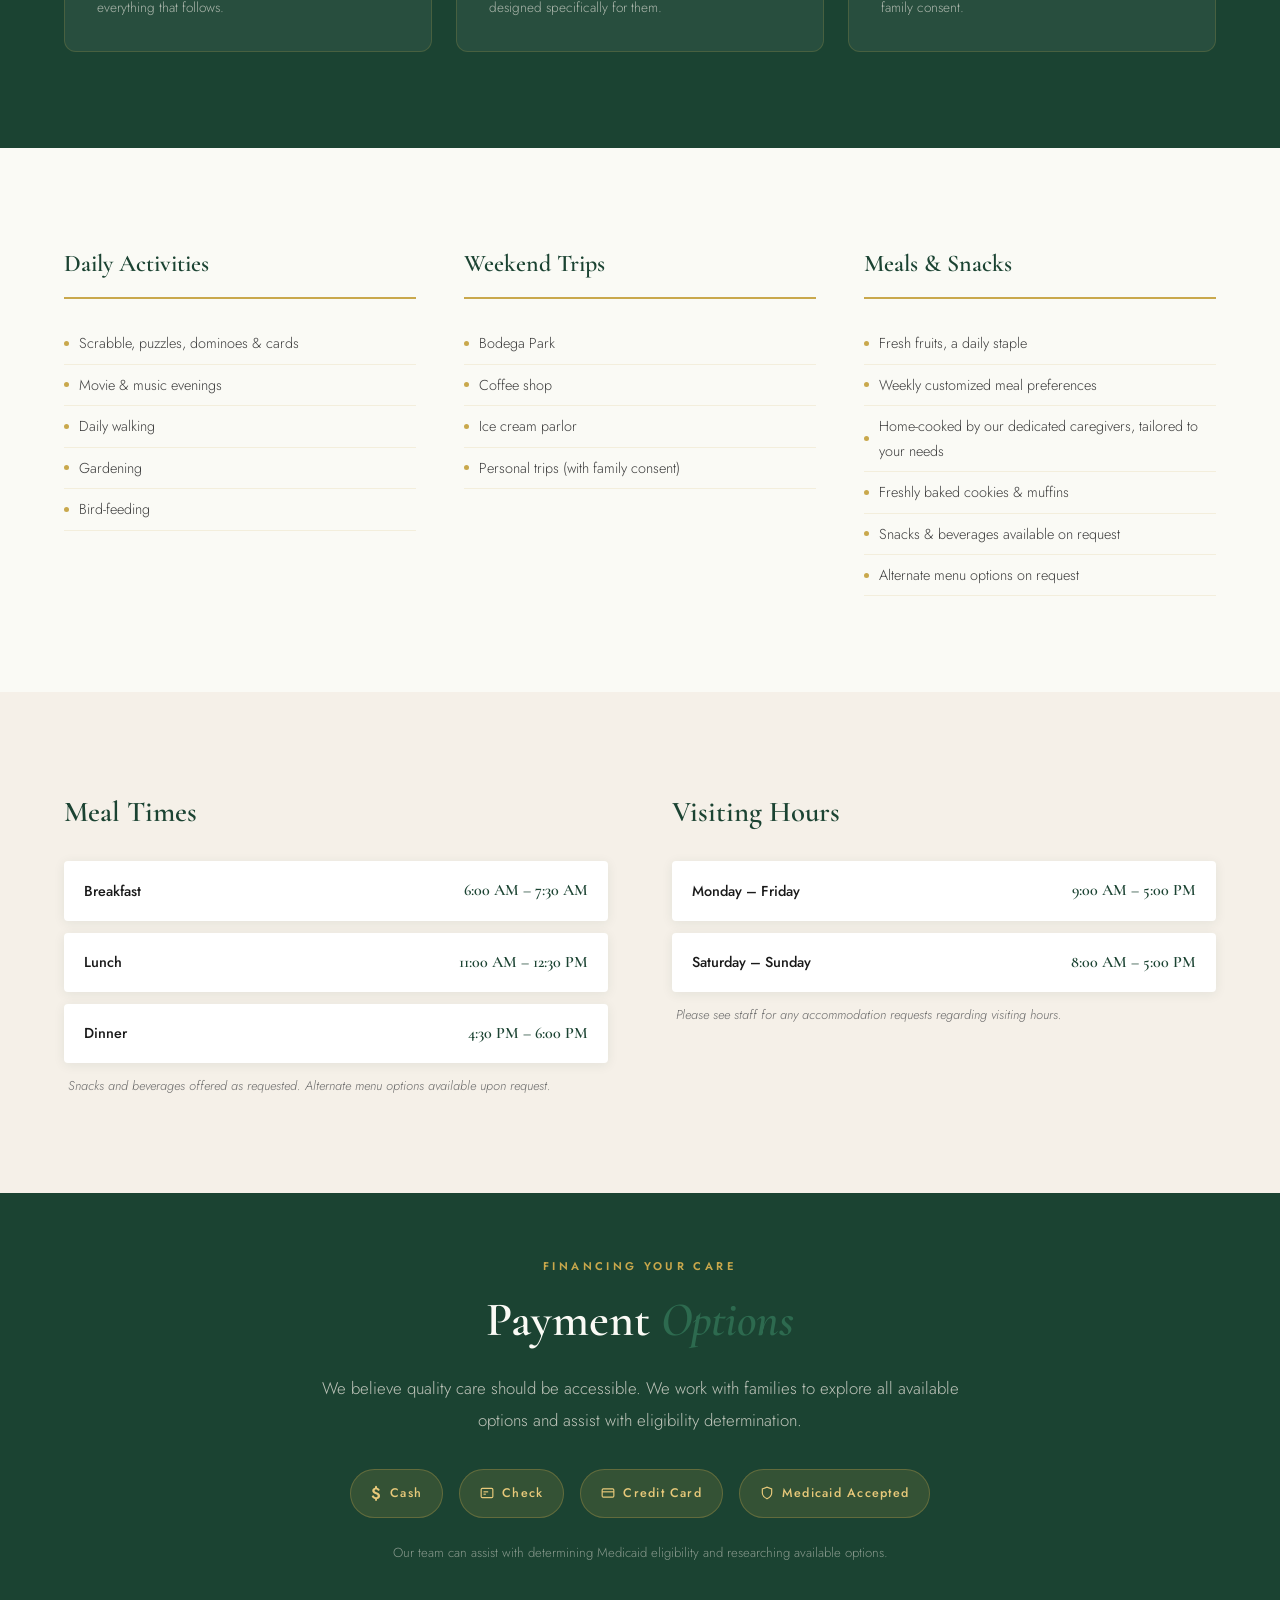
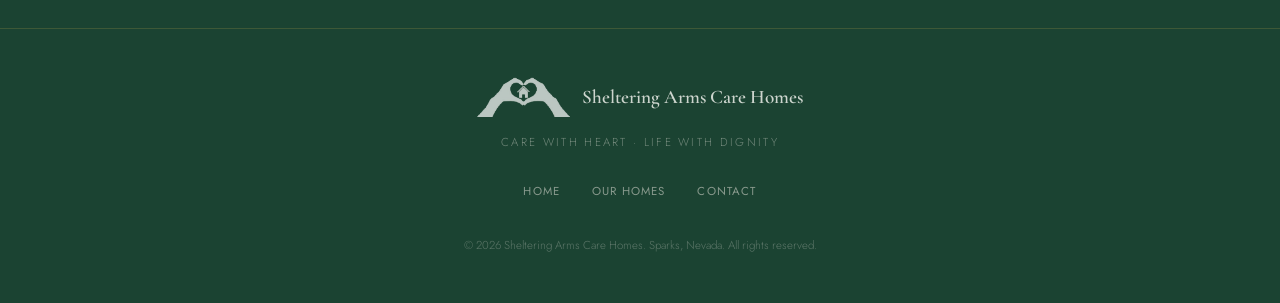
<file: homes.html>
<!DOCTYPE html>
<html lang="en">
<head>
  <meta charset="UTF-8">
  <meta name="viewport" content="width=device-width, initial-scale=1.0">
  <meta name="description" content="Sheltering Arms Care Homes – Two residential adult care homes in Sparks, Nevada. Services, activities, meals, and more.">
  <title>Our Homes | Sheltering Arms Care Homes</title>
  <link rel="stylesheet" href="css/styles.css">
</head>
<body>

  <!-- NAVIGATION -->
  <nav class="nav">
    <a href="index.html" class="nav-logo">
      <img src="images/logo_bw_inverted_transparent.png" alt="Sheltering Arms logo">
      <div class="nav-brand">
        <span class="nav-brand-name">Sheltering Arms</span>
        <span class="nav-brand-sub">Care Homes</span>
      </div>
    </a>
    <ul class="nav-links">
      <li><a href="index.html">Home</a></li>
      <li><a href="homes.html" class="active">Our Homes</a></li>
      <li><a href="contact.html">Contact</a></li>
    </ul>
  </nav>

  <!-- PAGE HERO -->
  <section class="page-hero">
    <div class="page-hero-inner">
      <div class="section-label" style="color:var(--gold); text-align:center;">Sparks, Nevada</div>
      <h1 class="page-hero-title" style="color:var(--off-white);">Our Homes</h1>
      <p class="page-hero-subtitle">Two warm, welcoming residences, each with its own character, both built on the same foundation of compassionate care.</p>
    </div>
  </section>

<!-- HOME 1 -->
  <section class="home-detail" id="home1">
    <div class="home-detail-inner">
      <div class="reveal">
        <img src="images/home1-exterior.jpg" alt="Sheltering Arms Care Home One exterior" class="home-detail-img">
      </div>
      <div class="reveal">
        <div class="home-detail-badge">
          <svg viewBox="0 0 24 24" fill="none" stroke="currentColor" stroke-width="2" width="12" height="12"><path d="M3 9l9-7 9 7v11a2 2 0 0 1-2 2H5a2 2 0 0 1-2-2z"/></svg>
          Care Home One · Sparks, NV
        </div>
        <div class="section-label">Residential Adult Care</div>
        <h2 class="section-title">A Home Built on <em>Warmth</em></h2>
        <p class="section-body">
          Care Home One offers a peaceful, residential setting with beautifully maintained grounds and a comfortable backyard space. It features full wheelchair accessibility with ramp entry and a covered porch, as well as a large cherry tree in the backyard. With a capacity of six residents, our team provides personalized, around-the-clock care for each resident, treating every person as we would want our own loved ones to be treated.
        </p>
        <div class="home-meta">
          <div class="home-meta-item">
            <div class="home-meta-value">6</div>
            <div class="home-meta-label">Residents</div>
          </div>
          <div class="home-meta-item">
            <div class="home-meta-value">24/7</div>
            <div class="home-meta-label">Staffing</div>
          </div>
          <div class="home-meta-item">
            <div class="home-meta-value">MI</div>
            <div class="home-meta-label">Endorsement</div>
          </div>
          <div class="home-meta-item">
            <div class="home-meta-value">Accepted</div>
            <div class="home-meta-label">Medicaid</div>
          </div>
        </div>
        <p class="section-body" style="margin-top:1rem; font-size:0.9rem;">
          <strong style="font-weight:500;">Room options:</strong> Private and shared rooms available.
          <br>
          <strong style="font-weight:500;">Care type:</strong> Adult Care Home with Mental Illness endorsement.
          <br>
          <strong style="font-weight:500;">Accessibility:</strong> Wheelchair ramp, covered porch entry.
          <br>
          <strong style="font-weight:500;">Safety:</strong> Full sprinkler system, fire marshal compliant, safety and evacuation plan in place.
        </p>
        <div style="margin-top:2rem;">
          <a href="contact.html" class="home-card-link">
            Inquire About This Home
            <svg viewBox="0 0 24 24" fill="none" stroke="currentColor" stroke-width="2" width="12" height="12"><path d="M5 12h14M12 5l7 7-7 7"/></svg>
          </a>
        </div>
      </div>
    </div>
  </section>

  <!-- HOME 2 -->
  <section class="home-detail" id="home2">
    <div class="home-detail-inner reverse">
      <div class="reveal">
        <img src="images/home2-exterior.jpg" alt="Sheltering Arms Care Home Two exterior" class="home-detail-img">
      </div>
      <div class="reveal">
        <div class="home-detail-badge">
          <svg viewBox="0 0 24 24" fill="none" stroke="currentColor" stroke-width="2" width="12" height="12"><path d="M3 9l9-7 9 7v11a2 2 0 0 1-2 2H5a2 2 0 0 1-2-2z"/></svg>
          Care Home Two · Sparks, NV
        </div>
        <div class="section-label">Residential Adult Care</div>
        <h2 class="section-title">Spacious Living Meets <em>Comfort</em> With a View</h2>
        <p class="section-body">
          Care Home Two features full wheelchair accessibility with ramp entry and a covered porch, designed for comfort and ease of mobility. It features a spacious interior with golf course views. With capacity for eight residents, it offers exceptional, personalized care delivered with warmth and dignity.
        </p>
        <div class="home-meta">
          <div class="home-meta-item">
            <div class="home-meta-value">8</div>
            <div class="home-meta-label">Residents</div>
          </div>
          <div class="home-meta-item">
            <div class="home-meta-value">24/7</div>
            <div class="home-meta-label">Staffing</div>
          </div>
          <div class="home-meta-item">
            <div class="home-meta-value">MI</div>
            <div class="home-meta-label">Endorsement</div>
          </div>
          <div class="home-meta-item">
            <div class="home-meta-value">Accepted</div>
            <div class="home-meta-label">Medicaid</div>
          </div>
        </div>
        <p class="section-body" style="margin-top:1rem; font-size:0.9rem;">
          <strong style="font-weight:500;">Room options:</strong> Private and shared rooms available.
          <br>
          <strong style="font-weight:500;">Care type:</strong> Adult Care Home with Mental Illness endorsement.<br>
          <strong style="font-weight:500;">Accessibility:</strong> Wheelchair ramp, covered porch entry.
          <br>
          <strong style="font-weight:500;">Safety:</strong> Full sprinkler system, fire marshal compliant, safety and evacuation plan in place.
        </p>
        <div style="margin-top:2rem;">
          <a href="contact.html" class="home-card-link">
            Inquire About This Home
            <svg viewBox="0 0 24 24" fill="none" stroke="currentColor" stroke-width="2" width="12" height="12"><path d="M5 12h14M12 5l7 7-7 7"/></svg>
          </a>
        </div>
      </div>
    </div>
  </section>

  <!-- SERVICES -->
  <section class="services">
    <div class="services-inner">
      <div class="section-label reveal">What We Provide</div>
      <h2 class="section-title reveal">Services at <em>Sheltering Arms</em></h2>
      <p class="section-body reveal" style="color:rgba(245,240,232,0.7);">Every service is delivered with a personal touch, customized to each resident's individual needs and preferences.</p>
      <div class="services-grid">

        <div class="service-card reveal">
          <div class="service-icon">
            <svg viewBox="0 0 24 24" fill="none" stroke="currentColor" stroke-width="1.5"><path d="M20.84 4.61a5.5 5.5 0 0 0-7.78 0L12 5.67l-1.06-1.06a5.5 5.5 0 0 0-7.78 7.78l1.06 1.06L12 21.23l7.78-7.78 1.06-1.06a5.5 5.5 0 0 0 0-7.78z"/></svg>
          </div>
          <div class="service-title">ADL Assistance</div>
          <p class="service-text">Full support with activities of daily living: bathing, grooming, toileting, teeth brushing, eating, and dressing, all delivered with dignity.</p>
        </div>

        <div class="service-card reveal">
          <div class="service-icon">
            <svg viewBox="0 0 24 24" fill="none" stroke="currentColor" stroke-width="1.5"><path d="M12 22s8-4 8-10V5l-8-3-8 3v7c0 6 8 10 8 10z"/></svg>
          </div>
          <div class="service-title">Medication Management</div>
          <p class="service-text">Certified medication administration by trained caregivers, ensuring every resident receives the right medication at the right time.</p>
        </div>

        <div class="service-card reveal">
          <div class="service-icon">
            <svg viewBox="0 0 24 24" fill="none" stroke="currentColor" stroke-width="1.5"><circle cx="12" cy="12" r="10"/><polyline points="12 6 12 12 16 14"/></svg>
          </div>
          <div class="service-title">24/7 Caregiver Staffing</div>
          <p class="service-text">Around-the-clock care from passionate, CPR-certified caregivers. Someone is always there when your loved one needs them.</p>
        </div>

        <div class="service-card reveal">
          <div class="service-icon">
            <svg viewBox="0 0 24 24" fill="none" stroke="currentColor" stroke-width="1.5"><path d="M3 9l9-7 9 7v11a2 2 0 0 1-2 2H5a2 2 0 0 1-2-2z"/><polyline points="9 22 9 12 15 12 15 22"/></svg>
          </div>
          <div class="service-title">Private &amp; Shared Rooms</div>
          <p class="service-text">Both private and shared room options available across our two homes, tailored to your loved one's preferences and needs.</p>
        </div>

        <div class="service-card reveal">
          <div class="service-icon">
            <svg viewBox="0 0 24 24" fill="none" stroke="currentColor" stroke-width="1.5"><path d="M18 8h1a4 4 0 0 1 0 8h-1"/><path d="M2 8h16v9a4 4 0 0 1-4 4H6a4 4 0 0 1-4-4V8z"/><line x1="6" y1="1" x2="6" y2="4"/><line x1="10" y1="1" x2="10" y2="4"/><line x1="14" y1="1" x2="14" y2="4"/></svg>
          </div>
          <div class="service-title">All Meals &amp; Snacks</div>
          <p class="service-text">Fresh, home-cooked meals prepared by our dedicated caregivers, customized weekly to each resident's tastes. Fresh fruits, baked goods, and snacks always available.</p>
        </div>

        <div class="service-card reveal">
          <div class="service-icon">
            <svg viewBox="0 0 24 24" fill="none" stroke="currentColor" stroke-width="1.5"><path d="M17 21v-2a4 4 0 0 0-4-4H5a4 4 0 0 0-4 4v2"/><circle cx="9" cy="7" r="4"/><path d="M23 21v-2a4 4 0 0 0-3-3.87"/><path d="M16 3.13a4 4 0 0 1 0 7.75"/></svg>
          </div>
          <div class="service-title">Entertainment &amp; Activities</div>
          <p class="service-text">Movies, games, daily activities, and weekend community outings. Because a full life doesn't stop at any age.</p>
        </div>

        <div class="service-card reveal">
          <div class="service-icon">
            <svg viewBox="0 0 24 24" fill="none" stroke="currentColor" stroke-width="1.5"><path d="M20 12V22H4V12"/><path d="M22 7H2v5h20V7z"/><path d="M12 22V7"/><path d="M12 7H7.5a2.5 2.5 0 0 1 0-5C11 2 12 7 12 7z"/><path d="M12 7h4.5a2.5 2.5 0 0 0 0-5C13 2 12 7 12 7z"/></svg>
          </div>
          <div class="service-title">Welcome Basket</div>
          <p class="service-text">Every new resident receives a personal welcome basket: a warm first impression that sets the tone for everything that follows.</p>
        </div>

        <div class="service-card reveal">
          <div class="service-icon">
            <svg viewBox="0 0 24 24" fill="none" stroke="currentColor" stroke-width="1.5"><circle cx="12" cy="12" r="10"/><path d="M8 14s1.5 2 4 2 4-2 4-2"/><line x1="9" y1="9" x2="9.01" y2="9"/><line x1="15" y1="9" x2="15.01" y2="9"/></svg>
          </div>
          <div class="service-title">Personalized Care Plans</div>
          <p class="service-text">No two residents are alike. Every care plan is individualized, because your loved one deserves care designed specifically for them.</p>
        </div>

        <div class="service-card reveal">
          <div class="service-icon">
            <svg viewBox="0 0 24 24" fill="none" stroke="currentColor" stroke-width="1.5"><path d="M21 10c0 7-9 13-9 13s-9-6-9-13a9 9 0 0 1 18 0z"/><circle cx="12" cy="10" r="3"/></svg>
          </div>
          <div class="service-title">Community Outings</div>
          <p class="service-text">Weekend trips to local parks, coffee shops, and ice cream parlors, along with personal trips available with family consent.</p>
        </div>

      </div>
    </div>
  </section>

  <!-- ACTIVITIES & MEALS -->
  <section class="life-section">
    <div class="life-inner">
      <div class="reveal">
        <div class="life-block-title">Daily Activities</div>
        <ul class="life-list">
          <li>Scrabble, puzzles, dominoes &amp; cards</li>
          <li>Movie &amp; music evenings</li>
          <li>Daily walking</li>
          <li>Gardening</li>
          <li>Bird-feeding</li>
        </ul>
      </div>
      <div class="reveal">
        <div class="life-block-title">Weekend Trips</div>
        <ul class="life-list">
          <li>Bodega Park</li>
          <li>Coffee shop</li>
          <li>Ice cream parlor</li>
          <li>Personal trips (with family consent)</li>
        </ul>
      </div>
      <div class="reveal">
        <div class="life-block-title">Meals &amp; Snacks</div>
        <ul class="life-list">
          <li>Fresh fruits, a daily staple</li>
          <li>Weekly customized meal preferences</li>
          <li>Home-cooked by our dedicated caregivers, tailored to your needs</li>
          <li>Freshly baked cookies &amp; muffins</li>
          <li>Snacks &amp; beverages available on request</li>
          <li>Alternate menu options on request</li>
        </ul>
      </div>
    </div>
  </section>

  <!-- SCHEDULE -->
  <section class="schedule">
    <div class="schedule-inner">
      <div class="reveal">
        <h3 class="schedule-block-title">Meal Times</h3>
        <div class="schedule-item">
          <span class="schedule-meal">Breakfast</span>
          <span class="schedule-time">6:00 AM – 7:30 AM</span>
        </div>
        <div class="schedule-item">
          <span class="schedule-meal">Lunch</span>
          <span class="schedule-time">11:00 AM – 12:30 PM</span>
        </div>
        <div class="schedule-item">
          <span class="schedule-meal">Dinner</span>
          <span class="schedule-time">4:30 PM – 6:00 PM</span>
        </div>
        <p class="schedule-note">Snacks and beverages offered as requested. Alternate menu options available upon request.</p>
      </div>
      <div class="reveal">
        <h3 class="schedule-block-title">Visiting Hours</h3>
        <div class="visit-item">
          <span class="visit-day">Monday – Friday</span>
          <span class="visit-hours">9:00 AM – 5:00 PM</span>
        </div>
        <div class="visit-item">
          <span class="visit-day">Saturday – Sunday</span>
          <span class="visit-hours">8:00 AM – 5:00 PM</span>
        </div>
        <p class="schedule-note">Please see staff for any accommodation requests regarding visiting hours.</p>
      </div>
    </div>
  </section>

  <!-- PAYMENT -->
  <section class="payment">
    <div class="payment-inner">
      <div class="section-label reveal">Financing Your Care</div>
      <h2 class="section-title reveal">Payment <em>Options</em></h2>
      <p class="section-body reveal">We believe quality care should be accessible. We work with families to explore all available options and assist with eligibility determination.</p>
      <div class="payment-options reveal">
        <span class="payment-tag">
          <span style="font-size:1rem; font-weight:600;">$</span>
          Cash
        </span>
        <span class="payment-tag">
          <svg viewBox="0 0 24 24" fill="none" stroke="currentColor" stroke-width="2" width="14" height="14"><rect x="2" y="4" width="20" height="16" rx="2"/><line x1="6" y1="10" x2="14" y2="10"/><line x1="6" y1="14" x2="10" y2="14"/></svg>
          Check
        </span>
        <span class="payment-tag">
          <svg viewBox="0 0 24 24" fill="none" stroke="currentColor" stroke-width="2" width="14" height="14"><rect x="2" y="5" width="20" height="14" rx="2"/><line x1="2" y1="10" x2="22" y2="10"/></svg>
          Credit Card
        </span>
        <span class="payment-tag">
          <svg viewBox="0 0 24 24" fill="none" stroke="currentColor" stroke-width="2" width="14" height="14"><path d="M12 22s8-4 8-10V5l-8-3-8 3v7c0 6 8 10 8 10z"/></svg>
          Medicaid Accepted
        </span>
      </div>
      <p style="font-size:0.82rem; color:rgba(245,240,232,0.5); margin-top:1.5rem; font-weight:300;">Our team can assist with determining Medicaid eligibility and researching available options.</p>
    </div>
  </section>

  <!-- FOOTER -->
  <footer class="footer">
    <div class="footer-logo">
      <img src="images/logo_bw_inverted_transparent.png" alt="Sheltering Arms logo">
      <span class="footer-name">Sheltering Arms Care Homes</span>
    </div>
    <p class="footer-tagline">Care with Heart · Life with Dignity</p>
    <ul class="footer-nav">
      <li><a href="index.html">Home</a></li>
      <li><a href="homes.html">Our Homes</a></li>
      <li><a href="contact.html">Contact</a></li>
    </ul>
    <p class="footer-copy">&copy; 2026 Sheltering Arms Care Homes. Sparks, Nevada. All rights reserved.</p>
  </footer>

  <script src="js/main.js"></script>
</body>
</html>
</file>
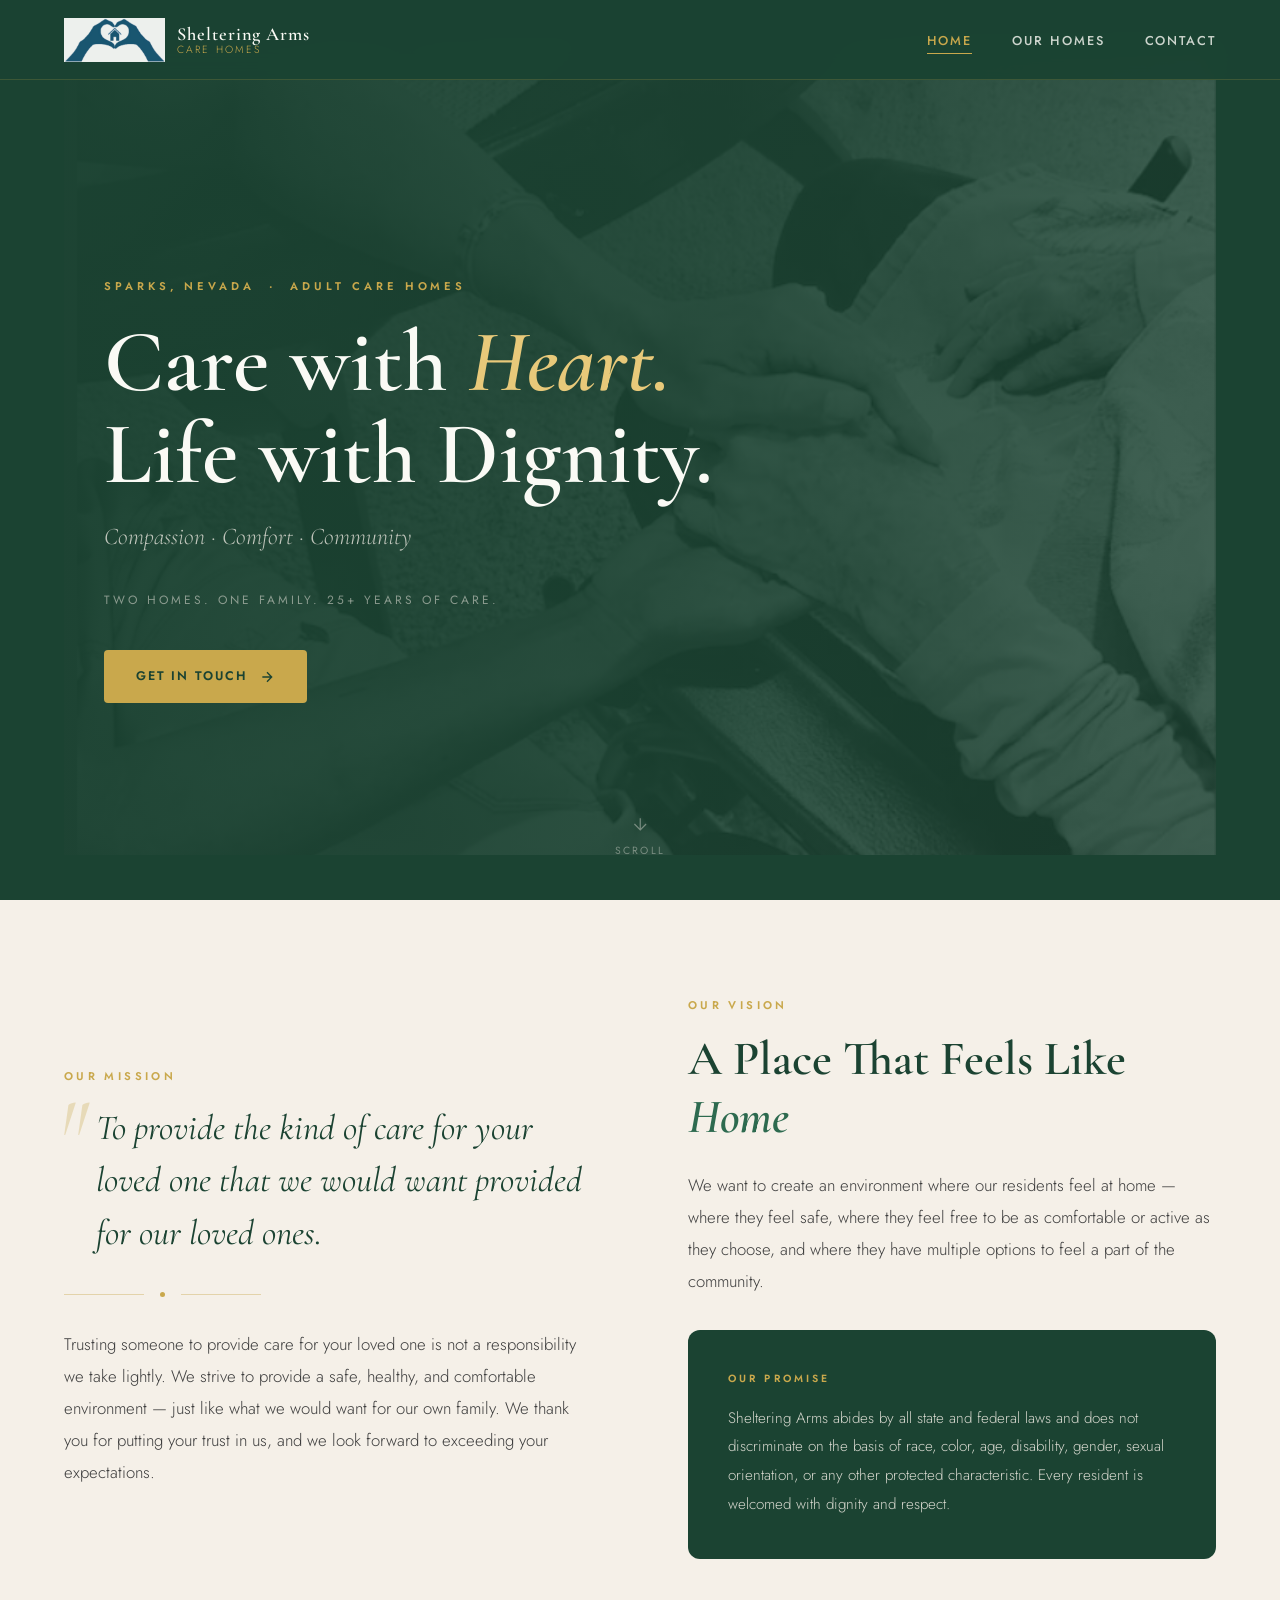
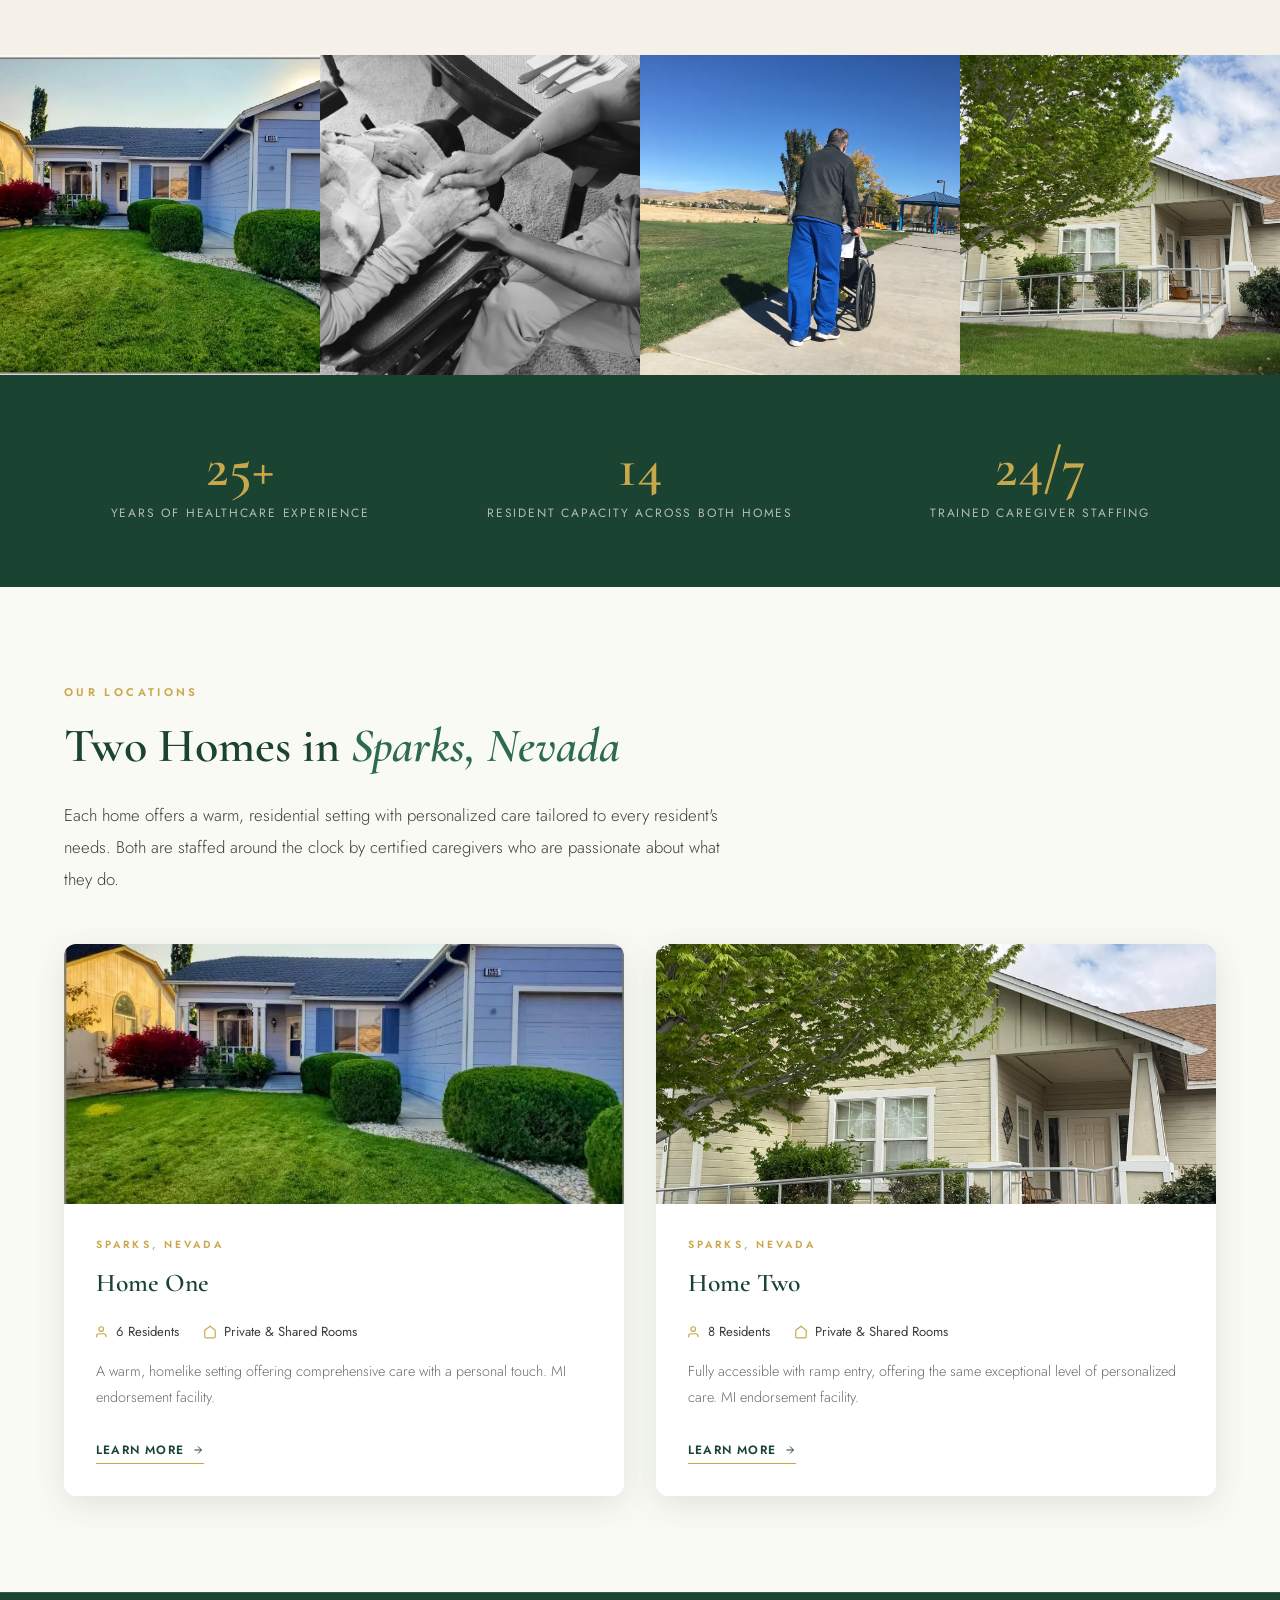
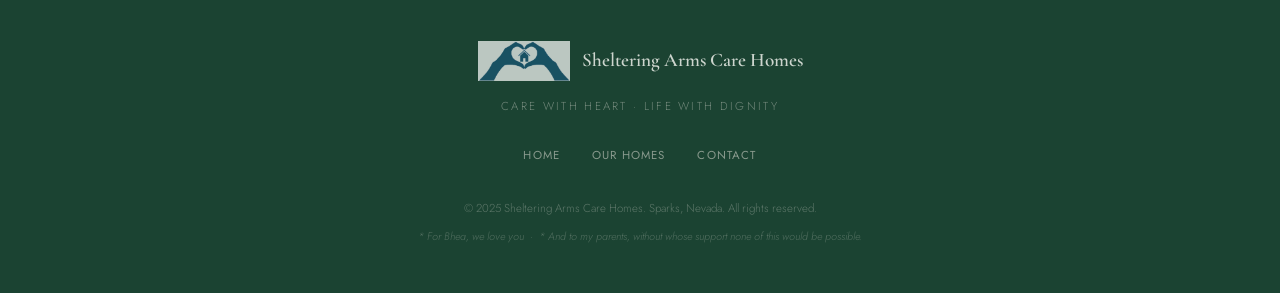
<file: index_3pager.html>
<!DOCTYPE html>
<html lang="en">
<head>
  <meta charset="UTF-8">
  <meta name="viewport" content="width=device-width, initial-scale=1.0">
  <meta name="description" content="Sheltering Arms Care Homes – Compassionate adult residential care in Sparks, Nevada. Two homes, 24/7 staffing, medication management, and a personal touch.">
  <title>Sheltering Arms Care Homes | Sparks, Nevada</title>
  <link rel="stylesheet" href="css/styles.css">
</head>
<body>

  <!-- NAVIGATION -->
  <nav class="nav">
    <a href="index.html" class="nav-logo">
      <img src="images/logo.png" alt="Sheltering Arms logo">
      <div class="nav-brand">
        <span class="nav-brand-name">Sheltering Arms</span>
        <span class="nav-brand-sub">Care Homes</span>
      </div>
    </a>
    <ul class="nav-links">
      <li><a href="index.html" class="active">Home</a></li>
      <li><a href="homes.html">Our Homes</a></li>
      <li><a href="contact.html">Contact</a></li>
    </ul>
  </nav>

  <!-- HERO -->
  <section class="hero">
    <div class="hero-bg" id="heroBg"></div>
    <div class="hero-overlay"></div>
    <div class="hero-content">
      <div class="hero-eyebrow">Sparks, Nevada &nbsp;·&nbsp; Adult Care Homes</div>
      <h1 class="hero-title">
        Care with <em>Heart.</em><br>Life with Dignity.
      </h1>
      <p class="hero-subtitle">Compassion · Comfort · Community</p>
      <p class="hero-tagline">Two homes. One family. 25+ years of care.</p>
      <a href="contact.html" class="hero-cta">
        Get in Touch
        <svg viewBox="0 0 24 24" fill="none" stroke="currentColor" stroke-width="2"><path d="M5 12h14M12 5l7 7-7 7"/></svg>
      </a>
    </div>
    <div class="hero-scroll">
      <svg viewBox="0 0 24 24" fill="none" stroke="currentColor" stroke-width="1.5"><path d="M12 5v14M5 12l7 7 7-7"/></svg>
      Scroll
    </div>
  </section>

  <!-- MISSION -->
  <section class="mission">
    <div class="mission-inner">
      <div class="mission-left reveal">
        <div class="section-label">Our Mission</div>
        <p class="mission-quote">
          To provide the kind of care for your loved one that we would want provided for our loved ones.
        </p>
        <div class="divider">
          <div class="divider-line"></div>
          <div class="divider-dot"></div>
          <div class="divider-line"></div>
        </div>
        <p class="section-body">
          Trusting someone to provide care for your loved one is not a responsibility we take lightly. We strive to provide a safe, healthy, and comfortable environment — just like what we would want for our own family. We thank you for putting your trust in us, and we look forward to exceeding your expectations.
        </p>
      </div>
      <div class="mission-right reveal">
        <div class="section-label">Our Vision</div>
        <h2 class="section-title">A Place That Feels Like <em>Home</em></h2>
        <p class="section-body">
          We want to create an environment where our residents feel at home — where they feel safe, where they feel free to be as comfortable or active as they choose, and where they have multiple options to feel a part of the community.
        </p>
        <div class="mission-vision">
          <div class="mission-vision-label">Our Promise</div>
          <p class="mission-vision-text">
            Sheltering Arms abides by all state and federal laws and does not discriminate on the basis of race, color, age, disability, gender, sexual orientation, or any other protected characteristic. Every resident is welcomed with dignity and respect.
          </p>
        </div>
      </div>
    </div>
  </section>

  <!-- PHOTO STRIP -->
  <div class="photo-strip">
    <div class="photo-strip-item">
      <img src="images/home1-exterior.jpg" alt="Sheltering Arms Home 1 exterior">
    </div>
    <div class="photo-strip-item">
      <img src="images/bw-hands.jpg" alt="Compassionate care at Sheltering Arms">
    </div>
    <div class="photo-strip-item">
      <img src="images/wheelchair-walk.jpg" alt="Resident enjoying an outdoor walk">
    </div>
    <div class="photo-strip-item">
      <img src="images/home2-exterior.jpg" alt="Sheltering Arms Home 2 exterior">
    </div>
  </div>

  <!-- CREDENTIALS BANNER -->
  <div class="credentials">
    <div class="credentials-inner">
      <div class="credential-item reveal">
        <div class="credential-number">25+</div>
        <div class="credential-label">Years of Healthcare Experience</div>
      </div>
      <div class="credential-item reveal">
        <div class="credential-number">14</div>
        <div class="credential-label">Resident Capacity Across Both Homes</div>
      </div>
      <div class="credential-item reveal">
        <div class="credential-number">24/7</div>
        <div class="credential-label">Trained Caregiver Staffing</div>
      </div>
    </div>
  </div>

  <!-- HOMES PREVIEW -->
  <section class="homes-preview">
    <div class="homes-preview-inner">
      <div class="section-label reveal">Our Locations</div>
      <h2 class="section-title reveal">Two Homes in <em>Sparks, Nevada</em></h2>
      <p class="section-body reveal">Each home offers a warm, residential setting with personalized care tailored to every resident's needs. Both are staffed around the clock by certified caregivers who are passionate about what they do.</p>
      <div class="homes-grid">
        <div class="home-card reveal">
          <img src="images/home1-exterior.jpg" alt="Home 1 exterior" class="home-card-img">
          <div class="home-card-body">
            <div class="home-card-label">Sparks, Nevada</div>
            <div class="home-card-title">Home One</div>
            <div class="home-card-details">
              <div class="home-card-detail">
                <svg viewBox="0 0 24 24" fill="none" stroke="currentColor" stroke-width="2"><path d="M17 21v-2a4 4 0 0 0-4-4H5a4 4 0 0 0-4 4v2"/><circle cx="9" cy="7" r="4"/></svg>
                6 Residents
              </div>
              <div class="home-card-detail">
                <svg viewBox="0 0 24 24" fill="none" stroke="currentColor" stroke-width="2"><path d="M3 9l9-7 9 7v11a2 2 0 0 1-2 2H5a2 2 0 0 1-2-2z"/></svg>
                Private &amp; Shared Rooms
              </div>
            </div>
            <p class="home-card-text">A warm, homelike setting offering comprehensive care with a personal touch. MI endorsement facility.</p>
            <a href="homes.html#home1" class="home-card-link">
              Learn More
              <svg viewBox="0 0 24 24" fill="none" stroke="currentColor" stroke-width="2" width="12" height="12"><path d="M5 12h14M12 5l7 7-7 7"/></svg>
            </a>
          </div>
        </div>
        <div class="home-card reveal">
          <img src="images/home2-exterior.jpg" alt="Home 2 exterior" class="home-card-img">
          <div class="home-card-body">
            <div class="home-card-label">Sparks, Nevada</div>
            <div class="home-card-title">Home Two</div>
            <div class="home-card-details">
              <div class="home-card-detail">
                <svg viewBox="0 0 24 24" fill="none" stroke="currentColor" stroke-width="2"><path d="M17 21v-2a4 4 0 0 0-4-4H5a4 4 0 0 0-4 4v2"/><circle cx="9" cy="7" r="4"/></svg>
                8 Residents
              </div>
              <div class="home-card-detail">
                <svg viewBox="0 0 24 24" fill="none" stroke="currentColor" stroke-width="2"><path d="M3 9l9-7 9 7v11a2 2 0 0 1-2 2H5a2 2 0 0 1-2-2z"/></svg>
                Private &amp; Shared Rooms
              </div>
            </div>
            <p class="home-card-text">Fully accessible with ramp entry, offering the same exceptional level of personalized care. MI endorsement facility.</p>
            <a href="homes.html#home2" class="home-card-link">
              Learn More
              <svg viewBox="0 0 24 24" fill="none" stroke="currentColor" stroke-width="2" width="12" height="12"><path d="M5 12h14M12 5l7 7-7 7"/></svg>
            </a>
          </div>
        </div>
      </div>
    </div>
  </section>

  <!-- FOOTER -->
  <footer class="footer">
    <div class="footer-logo">
      <img src="images/logo.png" alt="Sheltering Arms logo">
      <span class="footer-name">Sheltering Arms Care Homes</span>
    </div>
    <p class="footer-tagline">Care with Heart · Life with Dignity</p>
    <ul class="footer-nav">
      <li><a href="index.html">Home</a></li>
      <li><a href="homes.html">Our Homes</a></li>
      <li><a href="contact.html">Contact</a></li>
    </ul>
    <p class="footer-copy">&copy; 2025 Sheltering Arms Care Homes. Sparks, Nevada. All rights reserved.</p>
    <p class="footer-dedication">* For Bhea, we love you &nbsp;·&nbsp; * And to my parents, without whose support none of this would be possible.</p>
  </footer>

  <script src="js/main.js"></script>
</body>
</html>
</file>
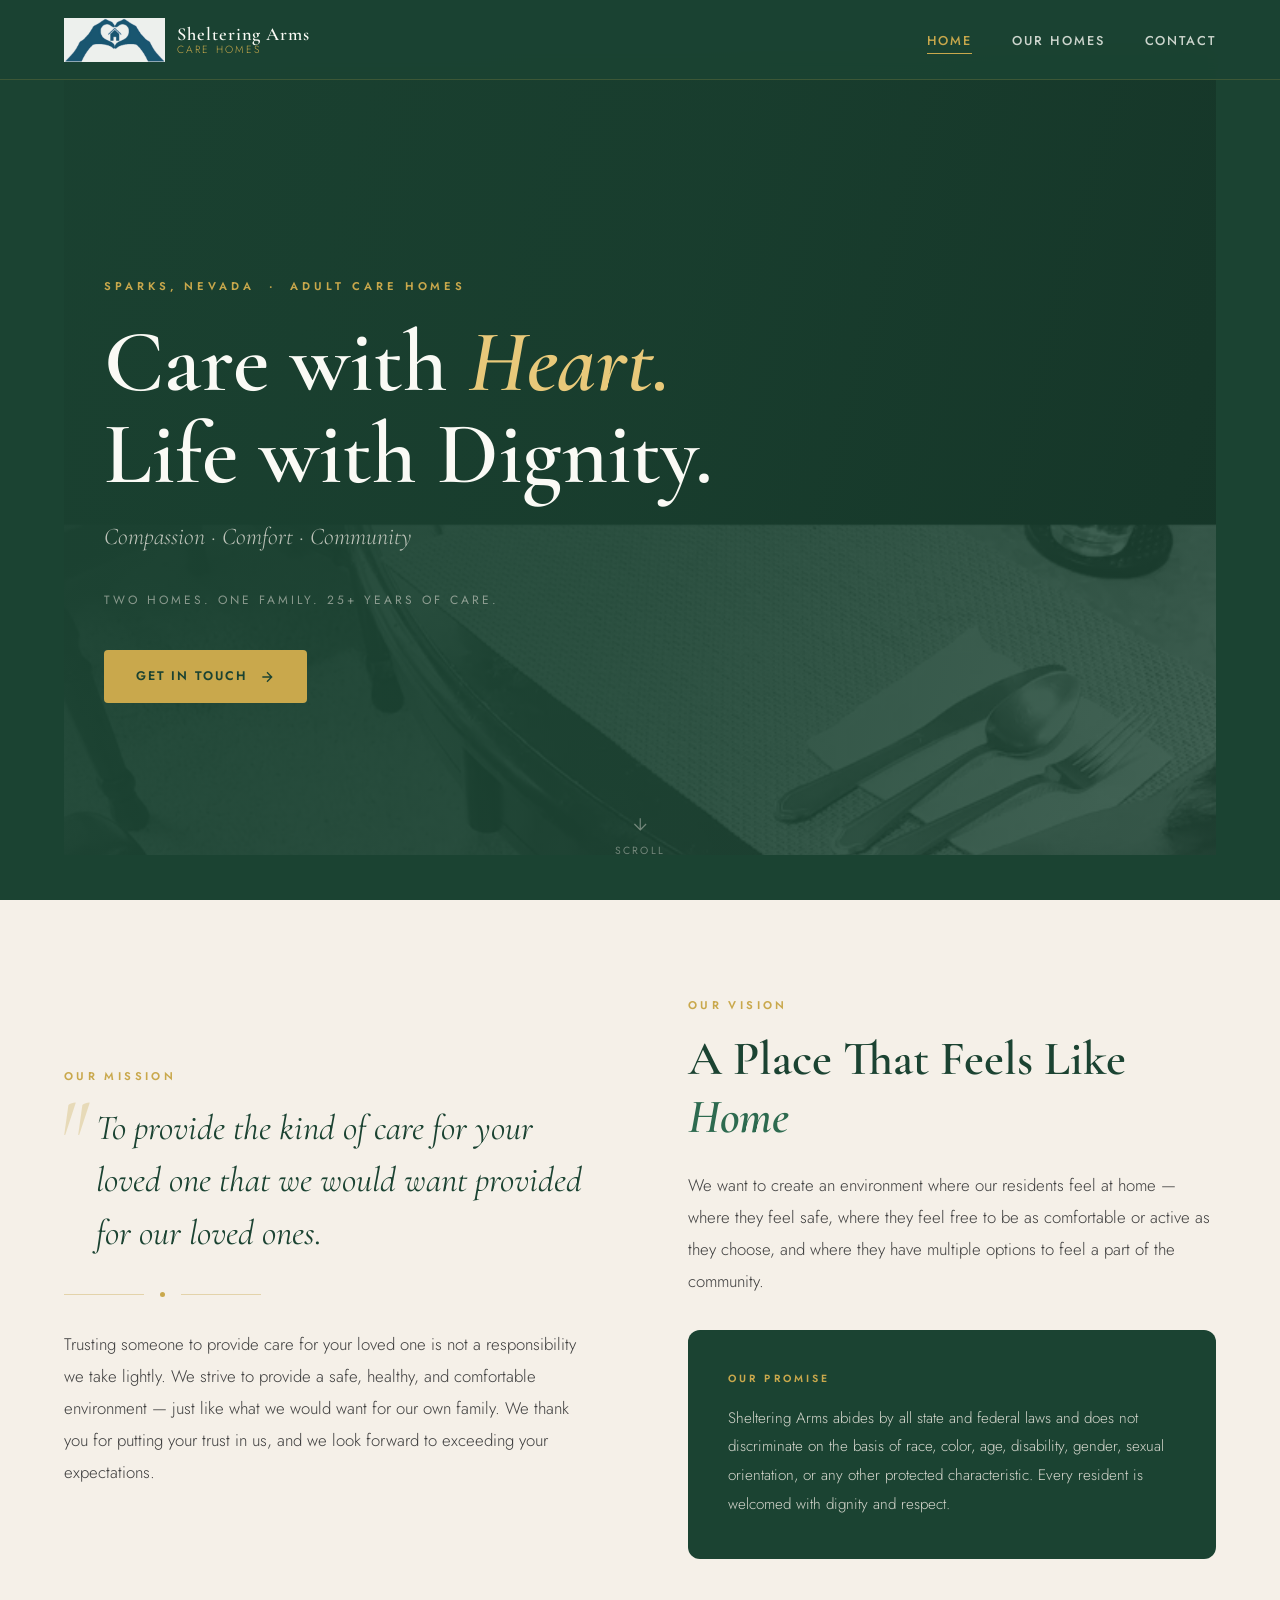
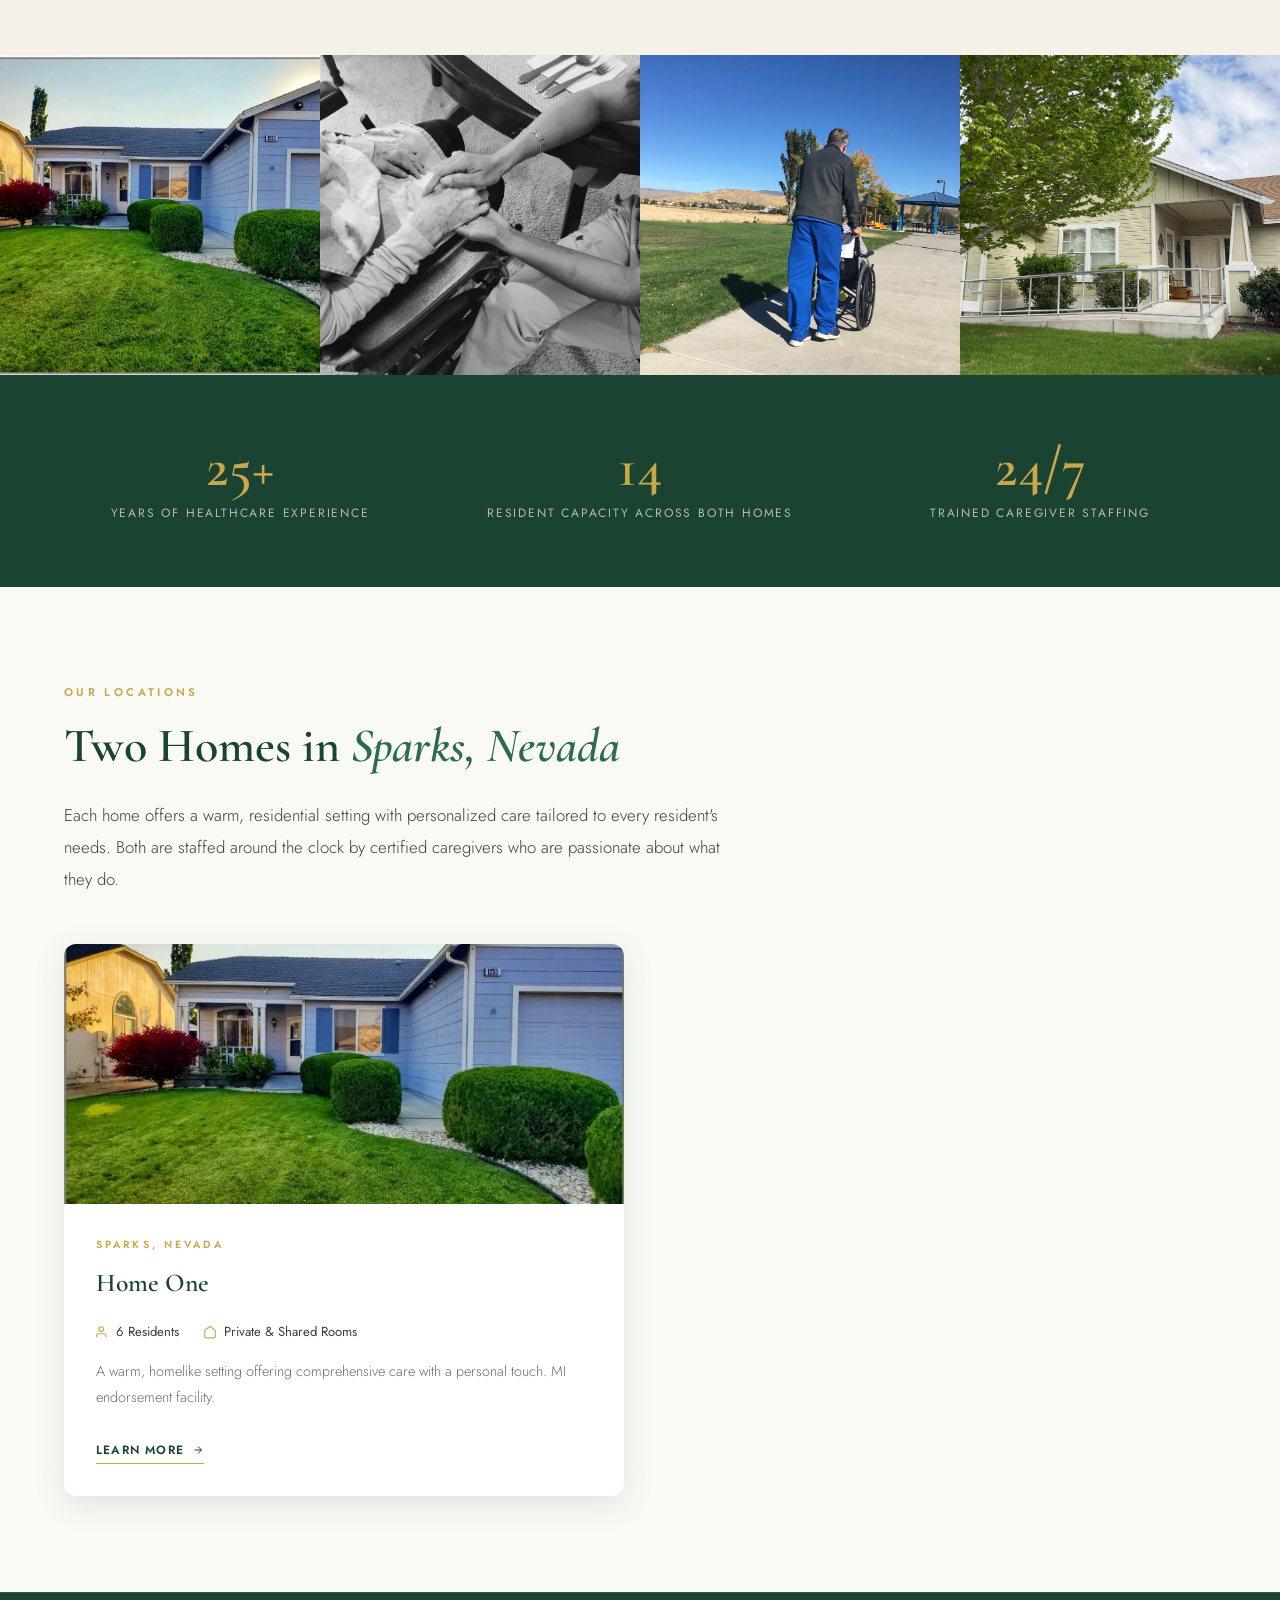
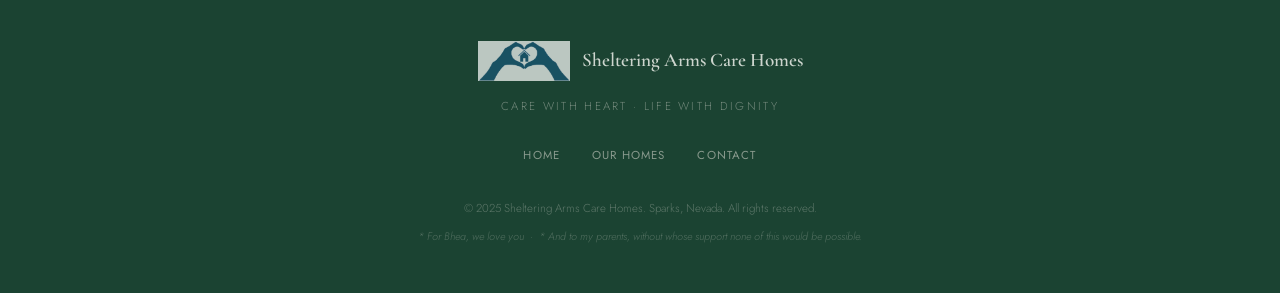
<file: index_3pages.html>
<!DOCTYPE html>
<html lang="en">
<head>
  <meta charset="UTF-8">
  <meta name="viewport" content="width=device-width, initial-scale=1.0">
  <meta name="description" content="Sheltering Arms Care Homes – Compassionate adult residential care in Sparks, Nevada. Two homes, 24/7 staffing, medication management, and a personal touch.">
  <title>Sheltering Arms Care Homes | Sparks, Nevada</title>
  <link rel="stylesheet" href="css/styles.css">
</head>
<body>

  <!-- NAVIGATION -->
  <nav class="nav">
    <a href="index.html" class="nav-logo">
      <img src="images/logo.png" alt="Sheltering Arms logo">
      <div class="nav-brand">
        <span class="nav-brand-name">Sheltering Arms</span>
        <span class="nav-brand-sub">Care Homes</span>
      </div>
    </a>
    <ul class="nav-links">
      <li><a href="index.html" class="active">Home</a></li>
      <li><a href="homes.html">Our Homes</a></li>
      <li><a href="contact.html">Contact</a></li>
    </ul>
  </nav>

  <!-- HERO -->
  <section class="hero">
    <div class="hero-bg" id="heroBg" style="background-image:url('images/bw-hands.jpg');"></div>
    <div class="hero-overlay"></div>
    <div class="hero-content">
      <div class="hero-eyebrow">Sparks, Nevada &nbsp;·&nbsp; Adult Care Homes</div>
      <h1 class="hero-title">
        Care with <em>Heart.</em><br>Life with Dignity.
      </h1>
      <p class="hero-subtitle">Compassion · Comfort · Community</p>
      <p class="hero-tagline">Two homes. One family. 25+ years of care.</p>
      <a href="contact.html" class="hero-cta">
        Get in Touch
        <svg viewBox="0 0 24 24" fill="none" stroke="currentColor" stroke-width="2"><path d="M5 12h14M12 5l7 7-7 7"/></svg>
      </a>
    </div>
    <div class="hero-scroll">
      <svg viewBox="0 0 24 24" fill="none" stroke="currentColor" stroke-width="1.5"><path d="M12 5v14M5 12l7 7 7-7"/></svg>
      Scroll
    </div>
  </section>

  <!-- MISSION -->
  <section class="mission">
    <div class="mission-inner">
      <div class="mission-left reveal">
        <div class="section-label">Our Mission</div>
        <p class="mission-quote">
          To provide the kind of care for your loved one that we would want provided for our loved ones.
        </p>
        <div class="divider">
          <div class="divider-line"></div>
          <div class="divider-dot"></div>
          <div class="divider-line"></div>
        </div>
        <p class="section-body">
          Trusting someone to provide care for your loved one is not a responsibility we take lightly. We strive to provide a safe, healthy, and comfortable environment — just like what we would want for our own family. We thank you for putting your trust in us, and we look forward to exceeding your expectations.
        </p>
      </div>
      <div class="mission-right reveal">
        <div class="section-label">Our Vision</div>
        <h2 class="section-title">A Place That Feels Like <em>Home</em></h2>
        <p class="section-body">
          We want to create an environment where our residents feel at home — where they feel safe, where they feel free to be as comfortable or active as they choose, and where they have multiple options to feel a part of the community.
        </p>
        <div class="mission-vision">
          <div class="mission-vision-label">Our Promise</div>
          <p class="mission-vision-text">
            Sheltering Arms abides by all state and federal laws and does not discriminate on the basis of race, color, age, disability, gender, sexual orientation, or any other protected characteristic. Every resident is welcomed with dignity and respect.
          </p>
        </div>
      </div>
    </div>
  </section>

  <!-- PHOTO STRIP -->
  <div class="photo-strip">
    <div class="photo-strip-item">
      <img src="images/home1-exterior.jpg" alt="Sheltering Arms Home 1 exterior">
    </div>
    <div class="photo-strip-item">
      <img src="images/bw-hands.jpg" alt="Compassionate care at Sheltering Arms">
    </div>
    <div class="photo-strip-item">
      <img src="images/wheelchair-walk.jpg" alt="Resident enjoying an outdoor walk">
    </div>
    <div class="photo-strip-item">
      <img src="images/home2-exterior.jpg" alt="Sheltering Arms Home 2 exterior">
    </div>
  </div>

  <!-- CREDENTIALS BANNER -->
  <div class="credentials">
    <div class="credentials-inner">
      <div class="credential-item reveal">
        <div class="credential-number">25+</div>
        <div class="credential-label">Years of Healthcare Experience</div>
      </div>
      <div class="credential-item reveal">
        <div class="credential-number">14</div>
        <div class="credential-label">Resident Capacity Across Both Homes</div>
      </div>
      <div class="credential-item reveal">
        <div class="credential-number">24/7</div>
        <div class="credential-label">Trained Caregiver Staffing</div>
      </div>
    </div>
  </div>

  <!-- HOMES PREVIEW -->
  <section class="homes-preview">
    <div class="homes-preview-inner">
      <div class="section-label reveal">Our Locations</div>
      <h2 class="section-title reveal">Two Homes in <em>Sparks, Nevada</em></h2>
      <p class="section-body reveal">Each home offers a warm, residential setting with personalized care tailored to every resident's needs. Both are staffed around the clock by certified caregivers who are passionate about what they do.</p>
      <div class="homes-grid">
        <div class="home-card reveal">
          <img src="images/home1-exterior.jpg" alt="Home 1 exterior" class="home-card-img">
          <div class="home-card-body">
            <div class="home-card-label">Sparks, Nevada</div>
            <div class="home-card-title">Home One</div>
            <div class="home-card-details">
              <div class="home-card-detail">
                <svg viewBox="0 0 24 24" fill="none" stroke="currentColor" stroke-width="2"><path d="M17 21v-2a4 4 0 0 0-4-4H5a4 4 0 0 0-4 4v2"/><circle cx="9" cy="7" r="4"/></svg>
                6 Residents
              </div>
              <div class="home-card-detail">
                <svg viewBox="0 0 24 24" fill="none" stroke="currentColor" stroke-width="2"><path d="M3 9l9-7 9 7v11a2 2 0 0 1-2 2H5a2 2 0 0 1-2-2z"/></svg>
                Private &amp; Shared Rooms
              </div>
            </div>
            <p class="home-card-text">A warm, homelike setting offering comprehensive care with a personal touch. MI endorsement facility.</p>
            <a href="homes.html#home1" class="home-card-link">
              Learn More
              <svg viewBox="0 0 24 24" fill="none" stroke="currentColor" stroke-width="2" width="12" height="12"><path d="M5 12h14M12 5l7 7-7 7"/></svg>
            </a>
          </div>
        </div>
        <div class="home-card reveal">
          <img src="images/home2-exterior.jpg" alt="Home 2 exterior" class="home-card-img">
          <div class="home-card-body">
            <div class="home-card-label">Sparks, Nevada</div>
            <div class="home-card-title">Home Two</div>
            <div class="home-card-details">
              <div class="home-card-detail">
                <svg viewBox="0 0 24 24" fill="none" stroke="currentColor" stroke-width="2"><path d="M17 21v-2a4 4 0 0 0-4-4H5a4 4 0 0 0-4 4v2"/><circle cx="9" cy="7" r="4"/></svg>
                8 Residents
              </div>
              <div class="home-card-detail">
                <svg viewBox="0 0 24 24" fill="none" stroke="currentColor" stroke-width="2"><path d="M3 9l9-7 9 7v11a2 2 0 0 1-2 2H5a2 2 0 0 1-2-2z"/></svg>
                Private &amp; Shared Rooms
              </div>
            </div>
            <p class="home-card-text">Fully accessible with ramp entry, offering the same exceptional level of personalized care. MI endorsement facility.</p>
            <a href="homes.html#home2" class="home-card-link">
              Learn More
              <svg viewBox="0 0 24 24" fill="none" stroke="currentColor" stroke-width="2" width="12" height="12"><path d="M5 12h14M12 5l7 7-7 7"/></svg>
            </a>
          </div>
        </div>
      </div>
    </div>
  </section>

  <!-- FOOTER -->
  <footer class="footer">
    <div class="footer-logo">
      <img src="images/logo.png" alt="Sheltering Arms logo">
      <span class="footer-name">Sheltering Arms Care Homes</span>
    </div>
    <p class="footer-tagline">Care with Heart · Life with Dignity</p>
    <ul class="footer-nav">
      <li><a href="index.html">Home</a></li>
      <li><a href="homes.html">Our Homes</a></li>
      <li><a href="contact.html">Contact</a></li>
    </ul>
    <p class="footer-copy">&copy; 2025 Sheltering Arms Care Homes. Sparks, Nevada. All rights reserved.</p>
    <p class="footer-dedication">* For Bhea, we love you &nbsp;·&nbsp; * And to my parents, without whose support none of this would be possible.</p>
  </footer>

  <script src="js/main.js"></script>
</body>
</html>
</file>
<file: css/styles.css>
/* ============================================
   SHELTERING ARMS CARE HOMES
   Global Stylesheet
   ============================================ */

@import url('https://fonts.googleapis.com/css2?family=Cormorant+Garamond:ital,wght@0,300;0,400;0,500;0,600;0,700;1,300;1,400;1,500&family=Jost:wght@300;400;500;600&display=swap');

:root {
  --green:        #1B4332;
  --green-mid:    #2D6A4F;
  --green-light:  #3A7D5E;
  --cream:        #F5F0E8;
  --cream-dark:   #EDE7D9;
  --gold:         #C9A84C;
  --gold-light:   #E8C97A;
  --gold-pale:    #F5E9C8;
  --off-white:    #FAFAF5;
  --text-dark:    #1A1A1A;
  --text-mid:     #3D3D3D;
  --text-light:   #6B6B6B;
  --shadow-sm:    0 2px 12px rgba(27,67,50,0.08);
  --shadow-md:    0 8px 32px rgba(27,67,50,0.12);
  --shadow-lg:    0 20px 60px rgba(27,67,50,0.16);
  --radius:       4px;
  --radius-lg:    12px;
  --transition:   0.3s cubic-bezier(0.4, 0, 0.2, 1);
}

/* ---- Reset ---- */
*, *::before, *::after { margin: 0; padding: 0; box-sizing: border-box; }
html { scroll-behavior: smooth; font-size: 16px; }
img { max-width: 100%; height: auto; display: block; }
a { text-decoration: none; color: inherit; }

body {
  font-family: 'Jost', sans-serif;
  font-weight: 400;
  color: var(--text-dark);
  background: var(--off-white);
  line-height: 1.7;
}

/* ============================================
   NAVIGATION
   ============================================ */
.nav {
  position: fixed;
  top: 0; left: 0; right: 0;
  z-index: 100;
  padding: 0 4rem;
  height: 80px;
  display: flex;
  align-items: center;
  justify-content: space-between;
  background: rgba(27, 67, 50, 0.96);
  backdrop-filter: blur(12px);
  border-bottom: 1px solid rgba(201, 168, 76, 0.2);
  transition: var(--transition);
}

.nav-logo {
  display: flex;
  align-items: center;
  gap: 0.75rem;
}

.nav-logo img {
  height: 44px;
  width: auto;
  /* filter: brightness(0) invert(1); */
  opacity: 0.92;
}

.nav-brand {
  display: flex;
  flex-direction: column;
  line-height: 1.1;
}

.nav-brand-name {
  font-family: 'Cormorant Garamond', serif;
  font-size: 1.15rem;
  font-weight: 600;
  color: var(--off-white);
  letter-spacing: 0.05em;
}

.nav-brand-sub {
  font-size: 0.65rem;
  font-weight: 300;
  color: var(--gold);
  letter-spacing: 0.2em;
  text-transform: uppercase;
}

.nav-links {
  display: flex;
  align-items: center;
  gap: 2.5rem;
  list-style: none;
}

.nav-links a {
  font-size: 0.8rem;
  font-weight: 500;
  letter-spacing: 0.15em;
  text-transform: uppercase;
  color: rgba(250, 250, 245, 0.8);
  transition: var(--transition);
  position: relative;
  padding-bottom: 2px;
}

.nav-links a::after {
  content: '';
  position: absolute;
  bottom: -2px; left: 0;
  width: 0; height: 1px;
  background: var(--gold);
  transition: var(--transition);
}

.nav-links a:hover,
.nav-links a.active {
  color: var(--gold);
}

.nav-links a:hover::after,
.nav-links a.active::after {
  width: 100%;
}

/* ============================================
   SHARED SECTION STYLES
   ============================================ */
.section {
  padding: 6rem 4rem;
}

.section-inner {
  max-width: 1200px;
  margin: 0 auto;
}

.section-label {
  font-size: 0.7rem;
  font-weight: 600;
  letter-spacing: 0.3em;
  text-transform: uppercase;
  color: var(--gold);
  margin-bottom: 1rem;
}

.section-title {
  font-family: 'Cormorant Garamond', serif;
  font-size: clamp(2rem, 4vw, 3rem);
  font-weight: 600;
  color: var(--green);
  line-height: 1.2;
  margin-bottom: 1.5rem;
}

.section-title em {
  font-style: italic;
  color: var(--green-mid);
}

.section-body {
  font-size: 1.05rem;
  font-weight: 300;
  color: var(--text-mid);
  max-width: 680px;
  line-height: 1.9;
}

.divider {
  display: flex;
  align-items: center;
  gap: 1rem;
  margin: 2rem 0;
}

.divider-line {
  flex: 1;
  max-width: 80px;
  height: 1px;
  background: var(--gold);
  opacity: 0.4;
}

.divider-dot {
  width: 5px; height: 5px;
  background: var(--gold);
  border-radius: 50%;
}

/* ============================================
   HERO -- HOME PAGE
   ============================================ */
.hero {
  position: relative;
  height: 100vh;
  min-height: 700px;
  display: flex;
  align-items: center;
  overflow: hidden;
  background: var(--green);
}

.hero-bg {
  position: absolute;
  inset: 0;
  background-image: url('../images/bw-hands-hero3.png');
  background-size: cover;
  background-position: 75% right;
  opacity: 0.35;
  transform: scale(1.05);
  transition: transform 8s ease;
}

.hero-bg.loaded { transform: scale(.9); }

.hero-overlay {
  position: absolute;
  inset: 0;
  background: linear-gradient(
    105deg,
    rgba(27,67,50,0.92) 0%,
    rgba(27,67,50,0.75) 50%,
    rgba(27,67,50,0.4) 100%
  );
}

.hero-content {
  position: relative;
  z-index: 2;
  padding: 0 4rem;
  max-width: 1200px;
  margin: 0 auto;
  width: 100%;
  padding-top: 80px;
  opacity: 0;
  transform: translateY(40px);
  animation: heroReveal 1.2s cubic-bezier(0.16,1,0.3,1) 0.3s forwards;
}

.hero-eyebrow {
  font-size: 0.7rem;
  font-weight: 600;
  letter-spacing: 0.35em;
  text-transform: uppercase;
  color: var(--gold);
  margin-bottom: 1.25rem;
}

.hero-title {
  font-family: 'Cormorant Garamond', serif;
  font-size: clamp(3rem, 7vw, 5.5rem);
  font-weight: 600;
  color: var(--off-white);
  line-height: 1.05;
  margin-bottom: 1rem;
}

.hero-title em {
  font-style: italic;
  color: var(--gold-light);
}

.hero-subtitle {
  font-family: 'Cormorant Garamond', serif;
  font-size: clamp(1.1rem, 2.5vw, 1.5rem);
  font-style: italic;
  color: rgba(245,240,232,0.75);
  margin-bottom: 2rem;
  font-weight: 300;
}

.hero-tagline {
  font-size: 0.75rem;
  font-weight: 400;
  letter-spacing: 0.25em;
  text-transform: uppercase;
  color: rgba(245,240,232,0.5);
  margin-bottom: 2.5rem;
}

.hero-cta {
  display: inline-flex;
  align-items: center;
  gap: 0.75rem;
  padding: 1rem 2rem;
  background: var(--gold);
  color: var(--green);
  font-size: 0.78rem;
  font-weight: 600;
  letter-spacing: 0.15em;
  text-transform: uppercase;
  border-radius: var(--radius);
  transition: var(--transition);
}

.hero-cta:hover {
  background: var(--gold-light);
  transform: translateY(-2px);
  box-shadow: 0 8px 24px rgba(201,168,76,0.3);
}

.hero-cta svg { width: 16px; height: 16px; }

.hero-scroll {
  position: absolute;
  bottom: 2.5rem;
  left: 50%;
  transform: translateX(-50%);
  z-index: 2;
  display: flex;
  flex-direction: column;
  align-items: center;
  gap: 0.5rem;
  color: rgba(245,240,232,0.4);
  font-size: 0.65rem;
  letter-spacing: 0.2em;
  text-transform: uppercase;
  animation: scrollBounce 2s ease-in-out infinite;
}

.hero-scroll svg { width: 20px; height: 20px; }

/* ============================================
   MISSION SECTION
   ============================================ */
.mission {
  background: var(--cream);
  padding: 6rem 4rem;
}

.mission-inner {
  max-width: 1200px;
  margin: 0 auto;
  display: grid;
  grid-template-columns: 1fr 1fr;
  gap: 6rem;
  align-items: center;
}

.mission-quote {
  font-family: 'Cormorant Garamond', serif;
  font-size: clamp(1.6rem, 3vw, 2.2rem);
  font-style: italic;
  font-weight: 400;
  color: var(--green);
  line-height: 1.5;
  position: relative;
  padding-left: 2rem;
}

.mission-quote::before {
  content: '"';
  position: absolute;
  left: -0.5rem;
  top: -1rem;
  font-size: 6rem;
  color: var(--gold);
  opacity: 0.3;
  font-family: 'Cormorant Garamond', serif;
  line-height: 1;
}

.mission-right {}

.mission-vision {
  background: var(--green);
  border-radius: var(--radius-lg);
  padding: 2.5rem;
  margin-top: 2rem;
}

.mission-vision-label {
  font-size: 0.65rem;
  font-weight: 600;
  letter-spacing: 0.3em;
  text-transform: uppercase;
  color: var(--gold);
  margin-bottom: 1rem;
}

.mission-vision-text {
  font-size: 0.95rem;
  font-weight: 300;
  color: rgba(245,240,232,0.85);
  line-height: 1.9;
}

/* ============================================
   HOMES PREVIEW -- HOME PAGE
   ============================================ */
.homes-preview {
  padding: 6rem 4rem;
  background: var(--off-white);
}

.homes-preview-inner {
  max-width: 1200px;
  margin: 0 auto;
}

.homes-grid {
  display: grid;
  grid-template-columns: 1fr 1fr;
  gap: 2rem;
  margin-top: 3rem;
}

.home-card {
  background: white;
  border-radius: var(--radius-lg);
  overflow: hidden;
  box-shadow: var(--shadow-md);
  transition: var(--transition);
}

.home-card:hover {
  transform: translateY(-6px);
  box-shadow: var(--shadow-lg);
}

.home-card-img {
  width: 100%;
  height: 260px;
  object-fit: cover;
}

.home-card-body {
  padding: 2rem;
}

.home-card-label {
  font-size: 0.65rem;
  font-weight: 600;
  letter-spacing: 0.3em;
  text-transform: uppercase;
  color: var(--gold);
  margin-bottom: 0.5rem;
}

.home-card-title {
  font-family: 'Cormorant Garamond', serif;
  font-size: 1.6rem;
  font-weight: 600;
  color: var(--green);
  margin-bottom: 1rem;
}

.home-card-details {
  display: flex;
  gap: 1.5rem;
  margin-bottom: 1rem;
}

.home-card-detail {
  display: flex;
  align-items: center;
  gap: 0.4rem;
  font-size: 0.82rem;
  font-weight: 400;
  color: var(--text-mid);
}

.home-card-detail svg {
  width: 14px; height: 14px;
  color: var(--gold);
  flex-shrink: 0;
}

.home-card-text {
  font-size: 0.9rem;
  font-weight: 300;
  color: var(--text-light);
  line-height: 1.8;
  margin-bottom: 1.5rem;
}

.home-card-link {
  display: inline-flex;
  align-items: center;
  gap: 0.5rem;
  font-size: 0.75rem;
  font-weight: 600;
  letter-spacing: 0.1em;
  text-transform: uppercase;
  color: var(--green);
  border-bottom: 1px solid var(--gold);
  padding-bottom: 2px;
  transition: var(--transition);
}

.home-card-link:hover { color: var(--gold); }

/* ============================================
   PHOTO STRIP
   ============================================ */
.photo-strip {
  display: grid;
  grid-template-columns: repeat(4, 1fr);
  gap: 0;
  height: 320px;
}

.photo-strip-item {
  overflow: hidden;
  position: relative;
}

.photo-strip-item img {
  width: 100%;
  height: 100%;
  object-fit: cover;
  transition: transform 0.6s ease;
}

.photo-strip-item:hover img { transform: scale(1.06); }

/* ============================================
   CREDENTIALS BANNER
   ============================================ */
.credentials {
  background: var(--green);
  padding: 4rem;
}

.credentials-inner {
  max-width: 1200px;
  margin: 0 auto;
  display: grid;
  grid-template-columns: repeat(3, 1fr);
  gap: 3rem;
  text-align: center;
}

.credential-item {}

.credential-number {
  font-family: 'Cormorant Garamond', serif;
  font-size: 3.5rem;
  font-weight: 600;
  color: var(--gold);
  line-height: 1;
  margin-bottom: 0.5rem;
}

.credential-label {
  font-size: 0.75rem;
  font-weight: 400;
  letter-spacing: 0.15em;
  text-transform: uppercase;
  color: rgba(245,240,232,0.7);
}

/* ============================================
   OUR HOMES PAGE -- HERO
   ============================================ */
.page-hero {
  padding-top: 80px;
  background: var(--green);
  padding-bottom: 4rem;
  text-align: center;
}

.page-hero-inner {
  max-width: 800px;
  margin: 0 auto;
  padding: 4rem 4rem 0;
}

.page-hero-title {
  font-family: 'Cormorant Garamond', serif;
  font-size: clamp(2.5rem, 5vw, 4rem);
  font-weight: 600;
  color: var(--off-white);
  line-height: 1.1;
  margin-bottom: 1rem;
}

.page-hero-subtitle {
  font-family: 'Cormorant Garamond', serif;
  font-style: italic;
  font-size: 1.2rem;
  color: rgba(245,240,232,0.65);
  font-weight: 300;
}

/* ============================================
   HOME DETAIL SECTIONS
   ============================================ */
.home-detail {
  padding: 6rem 4rem;
}

.home-detail:nth-child(even) {
  background: var(--cream);
}

.home-detail-inner {
  max-width: 1200px;
  margin: 0 auto;
  display: grid;
  grid-template-columns: 1fr 1fr;
  gap: 5rem;
  align-items: start;
}

.home-detail-inner.reverse {
  direction: rtl;
}

.home-detail-inner.reverse > * {
  direction: ltr;
}

.home-detail-img {
  width: 100%;
  height: 400px;
  object-fit: cover;
  border-radius: var(--radius-lg);
  box-shadow: var(--shadow-lg);
}

.home-detail-badge {
  display: inline-flex;
  align-items: center;
  gap: 0.5rem;
  background: var(--green);
  color: var(--gold);
  font-size: 0.65rem;
  font-weight: 600;
  letter-spacing: 0.2em;
  text-transform: uppercase;
  padding: 0.4rem 1rem;
  border-radius: 999px;
  margin-bottom: 1.25rem;
}

.home-meta {
  display: flex;
  gap: 2rem;
  margin: 1.5rem 0;
  padding: 1.5rem;
  background: var(--cream);
  border-radius: var(--radius);
  border-left: 3px solid var(--gold);
}

.home-detail:nth-child(even) .home-meta {
  background: white;
}

.home-meta-item {
  display: flex;
  flex-direction: column;
  gap: 0.2rem;
}

.home-meta-value {
  font-family: 'Cormorant Garamond', serif;
  font-size: 1.8rem;
  font-weight: 600;
  color: var(--green);
  line-height: 1;
}

.home-meta-label {
  font-size: 0.7rem;
  font-weight: 400;
  letter-spacing: 0.1em;
  text-transform: uppercase;
  color: var(--text-light);
}

/* ============================================
   SERVICES SECTION
   ============================================ */
.services {
  padding: 6rem 4rem;
  background: var(--green);
}

.services-inner {
  max-width: 1200px;
  margin: 0 auto;
}

.services-inner .section-title { color: var(--off-white); }
.services-inner .section-label { color: var(--gold); }

.services-grid {
  display: grid;
  grid-template-columns: repeat(3, 1fr);
  gap: 1.5rem;
  margin-top: 3rem;
}

.service-card {
  background: rgba(255,255,255,0.06);
  border: 1px solid rgba(201,168,76,0.2);
  border-radius: var(--radius-lg);
  padding: 2rem;
  transition: var(--transition);
}

.service-card:hover {
  background: rgba(255,255,255,0.1);
  border-color: rgba(201,168,76,0.4);
  transform: translateY(-3px);
}

.service-icon {
  width: 44px; height: 44px;
  background: rgba(201,168,76,0.15);
  border-radius: 50%;
  display: flex;
  align-items: center;
  justify-content: center;
  margin-bottom: 1.25rem;
}

.service-icon svg {
  width: 20px; height: 20px;
  color: var(--gold);
}

.service-title {
  font-family: 'Cormorant Garamond', serif;
  font-size: 1.2rem;
  font-weight: 600;
  color: var(--off-white);
  margin-bottom: 0.5rem;
}

.service-text {
  font-size: 0.85rem;
  font-weight: 300;
  color: rgba(245,240,232,0.65);
  line-height: 1.8;
}

/* ============================================
   ACTIVITIES & MEALS
   ============================================ */
.life-section {
  padding: 6rem 4rem;
  background: var(--off-white);
}

.life-inner {
  max-width: 1200px;
  margin: 0 auto;
  display: grid;
  grid-template-columns: repeat(3, 1fr);
  gap: 3rem;
}

.life-block-title {
  font-family: 'Cormorant Garamond', serif;
  font-size: 1.5rem;
  font-weight: 600;
  color: var(--green);
  margin-bottom: 1.5rem;
  padding-bottom: 0.75rem;
  border-bottom: 2px solid var(--gold);
}

.life-list {
  list-style: none;
}

.life-list li {
  font-size: 0.9rem;
  font-weight: 300;
  color: var(--text-mid);
  padding: 0.5rem 0;
  border-bottom: 1px solid rgba(201,168,76,0.15);
  display: flex;
  align-items: center;
  gap: 0.6rem;
}

.life-list li::before {
  content: '';
  width: 5px; height: 5px;
  background: var(--gold);
  border-radius: 50%;
  flex-shrink: 0;
}

/* ============================================
   SCHEDULE SECTION
   ============================================ */
.schedule {
  padding: 6rem 4rem;
  background: var(--cream);
}

.schedule-inner {
  max-width: 1200px;
  margin: 0 auto;
  display: grid;
  grid-template-columns: 1fr 1fr;
  gap: 4rem;
}

.schedule-block {}

.schedule-block-title {
  font-family: 'Cormorant Garamond', serif;
  font-size: 1.8rem;
  font-weight: 600;
  color: var(--green);
  margin-bottom: 1.5rem;
}

.schedule-item {
  display: flex;
  justify-content: space-between;
  align-items: center;
  padding: 1rem 1.25rem;
  border-radius: var(--radius);
  margin-bottom: 0.75rem;
  background: white;
  box-shadow: var(--shadow-sm);
}

.schedule-meal {
  font-weight: 500;
  color: var(--text-dark);
  font-size: 0.9rem;
}

.schedule-time {
  font-family: 'Cormorant Garamond', serif;
  font-size: 1rem;
  font-weight: 600;
  color: var(--green);
}

.schedule-note {
  font-size: 0.8rem;
  font-weight: 300;
  color: var(--text-light);
  font-style: italic;
  margin-top: 0.75rem;
  padding-left: 0.25rem;
}

.visit-item {
  display: flex;
  justify-content: space-between;
  align-items: center;
  padding: 1rem 1.25rem;
  border-radius: var(--radius);
  margin-bottom: 0.75rem;
  background: white;
  box-shadow: var(--shadow-sm);
}

.visit-day { font-weight: 500; color: var(--text-dark); font-size: 0.9rem; }
.visit-hours { font-family: 'Cormorant Garamond', serif; font-size: 1rem; font-weight: 600; color: var(--green); }

/* ============================================
   PAYMENT SECTION
   ============================================ */
.payment {
  padding: 4rem;
  background: var(--green);
  text-align: center;
}

.payment-inner {
  max-width: 700px;
  margin: 0 auto;
}

.payment-inner .section-title { color: var(--off-white); }
.payment-inner .section-label { color: var(--gold); text-align: center; }
.payment-inner .section-body { color: rgba(245,240,232,0.75); margin: 0 auto; text-align: center; }

.payment-options {
  display: flex;
  justify-content: center;
  gap: 1rem;
  flex-wrap: wrap;
  margin-top: 2rem;
}

.payment-tag {
  display: inline-flex;
  align-items: center;
  gap: 0.5rem;
  background: rgba(201,168,76,0.15);
  border: 1px solid rgba(201,168,76,0.3);
  color: var(--gold-light);
  font-size: 0.78rem;
  font-weight: 500;
  letter-spacing: 0.1em;
  padding: 0.6rem 1.25rem;
  border-radius: 999px;
}

/* ============================================
   CONTACT PAGE
   ============================================ */
.contact-hero {
  padding-top: 80px;
  background: var(--green);
  padding-bottom: 0;
}

.contact-hero-inner {
  max-width: 1200px;
  margin: 0 auto;
  padding: 4rem 4rem 0;
  display: grid;
  grid-template-columns: 1fr 1fr;
  gap: 4rem;
  align-items: end;
}

.contact-hero-content {
  padding-bottom: 4rem;
}

.contact-hero-title {
  font-family: 'Cormorant Garamond', serif;
  font-size: clamp(2.5rem, 5vw, 4rem);
  font-weight: 600;
  color: var(--off-white);
  line-height: 1.1;
  margin-bottom: 1rem;
}

.contact-hero-text {
  font-size: 1rem;
  font-weight: 300;
  color: rgba(245,240,232,0.7);
  line-height: 1.9;
  margin-bottom: 2rem;
}

.contact-owners-img {
  width: 100%;
  height: 420px;
  object-fit: cover;
  object-position: center top;
  border-radius: var(--radius-lg) var(--radius-lg) 0 0;
  display: block;
}

.contact-owners-caption {
  background: rgba(201,168,76,0.15);
  border-top: 2px solid var(--gold);
  padding: 1rem 1.5rem;
  font-size: 0.78rem;
  font-weight: 400;
  letter-spacing: 0.1em;
  color: var(--gold-light);
  text-align: center;
}

/* ============================================
   CONTACT FORM
   ============================================ */
.contact-form-section {
  padding: 6rem 4rem;
  background: var(--cream);
}

.contact-form-inner {
  max-width: 700px;
  margin: 0 auto;
}

.form-group {
  margin-bottom: 1.5rem;
}

.form-label {
  display: block;
  font-size: 0.72rem;
  font-weight: 600;
  letter-spacing: 0.15em;
  text-transform: uppercase;
  color: var(--green);
  margin-bottom: 0.5rem;
}

.form-input,
.form-textarea,
.form-select {
  width: 100%;
  padding: 0.9rem 1.25rem;
  background: white;
  border: 1px solid rgba(27,67,50,0.15);
  border-radius: var(--radius);
  font-family: 'Jost', sans-serif;
  font-size: 0.95rem;
  font-weight: 300;
  color: var(--text-dark);
  transition: var(--transition);
  appearance: none;
}

.form-input:focus,
.form-textarea:focus,
.form-select:focus {
  outline: none;
  border-color: var(--green);
  box-shadow: 0 0 0 3px rgba(27,67,50,0.08);
}

.form-textarea {
  height: 160px;
  resize: vertical;
}

.form-row {
  display: grid;
  grid-template-columns: 1fr 1fr;
  gap: 1.5rem;
}

.form-submit {
  width: 100%;
  padding: 1.1rem 2rem;
  background: var(--green);
  color: var(--cream);
  font-family: 'Jost', sans-serif;
  font-size: 0.8rem;
  font-weight: 600;
  letter-spacing: 0.2em;
  text-transform: uppercase;
  border: none;
  border-radius: var(--radius);
  cursor: pointer;
  transition: var(--transition);
  margin-top: 0.5rem;
}

.form-submit:hover {
  background: var(--green-mid);
  transform: translateY(-2px);
  box-shadow: var(--shadow-md);
}

.form-note {
  font-size: 0.78rem;
  font-weight: 300;
  color: var(--text-light);
  text-align: center;
  margin-top: 1rem;
  font-style: italic;
}

/* ============================================
   AI CHAT WIDGET
   ============================================ */
.chat-section {
  padding: 6rem 4rem;
  background: var(--off-white);
}

.chat-inner {
  max-width: 800px;
  margin: 0 auto;
}

.chat-window {
  background: white;
  border-radius: var(--radius-lg);
  box-shadow: var(--shadow-lg);
  overflow: hidden;
  border: 1px solid rgba(27,67,50,0.08);
}

.chat-header {
  background: var(--green);
  padding: 1.25rem 1.5rem;
  display: flex;
  align-items: center;
  gap: 1rem;
}

.chat-avatar {
  width: 40px; height: 40px;
  background: rgba(201,168,76,0.2);
  border-radius: 50%;
  display: flex;
  align-items: center;
  justify-content: center;
  flex-shrink: 0;
}

.chat-avatar svg { width: 20px; height: 20px; color: var(--gold); }

.chat-header-text {}
.chat-header-name { font-size: 0.9rem; font-weight: 500; color: var(--off-white); }
.chat-header-status { font-size: 0.72rem; color: rgba(245,240,232,0.55); display: flex; align-items: center; gap: 0.4rem; }
.chat-status-dot { width: 6px; height: 6px; background: #4CAF50; border-radius: 50%; }

.chat-messages {
  padding: 1.5rem;
  min-height: 300px;
  max-height: 400px;
  overflow-y: auto;
  display: flex;
  flex-direction: column;
  gap: 1rem;
}

.chat-msg {
  display: flex;
  gap: 0.75rem;
  align-items: flex-start;
  animation: msgReveal 0.3s ease;
}

.chat-msg.user { flex-direction: row-reverse; }

.chat-msg-avatar {
  width: 32px; height: 32px;
  border-radius: 50%;
  background: var(--green);
  display: flex;
  align-items: center;
  justify-content: center;
  flex-shrink: 0;
}

.chat-msg.user .chat-msg-avatar { background: var(--gold); }
.chat-msg-avatar svg { width: 14px; height: 14px; color: white; }

.chat-msg-bubble {
  max-width: 75%;
  padding: 0.9rem 1.1rem;
  border-radius: 16px;
  font-size: 0.88rem;
  font-weight: 300;
  line-height: 1.7;
}

.chat-msg.bot .chat-msg-bubble {
  background: var(--cream);
  color: var(--text-dark);
  border-bottom-left-radius: 4px;
}

.chat-msg.user .chat-msg-bubble {
  background: var(--green);
  color: var(--off-white);
  border-bottom-right-radius: 4px;
}

.chat-typing {
  display: flex;
  gap: 4px;
  align-items: center;
  padding: 0.9rem 1.1rem;
  background: var(--cream);
  border-radius: 16px;
  border-bottom-left-radius: 4px;
  width: fit-content;
}

.chat-typing span {
  width: 6px; height: 6px;
  background: var(--text-light);
  border-radius: 50%;
  animation: typingDot 1.4s ease infinite;
}

.chat-typing span:nth-child(2) { animation-delay: 0.2s; }
.chat-typing span:nth-child(3) { animation-delay: 0.4s; }

.chat-input-area {
  padding: 1rem 1.5rem;
  border-top: 1px solid rgba(27,67,50,0.08);
  display: flex;
  gap: 0.75rem;
  align-items: center;
}

.chat-input {
  flex: 1;
  padding: 0.75rem 1rem;
  background: var(--cream);
  border: 1px solid rgba(27,67,50,0.1);
  border-radius: 999px;
  font-family: 'Jost', sans-serif;
  font-size: 0.88rem;
  font-weight: 300;
  color: var(--text-dark);
  transition: var(--transition);
}

.chat-input:focus {
  outline: none;
  border-color: var(--green);
  background: white;
}

.chat-send {
  width: 40px; height: 40px;
  background: var(--green);
  border: none;
  border-radius: 50%;
  display: flex;
  align-items: center;
  justify-content: center;
  cursor: pointer;
  transition: var(--transition);
  flex-shrink: 0;
}

.chat-send:hover { background: var(--green-mid); transform: scale(1.05); }
.chat-send svg { width: 16px; height: 16px; color: white; }

/* ============================================
   COMPLIANCE SECTION
   ============================================ */
.compliance {
  padding: 4rem;
  background: var(--cream-dark);
}

.compliance-inner {
  max-width: 1200px;
  margin: 0 auto;
  display: grid;
  grid-template-columns: 1fr 1fr;
  gap: 4rem;
}

.compliance-block-title {
  font-family: 'Cormorant Garamond', serif;
  font-size: 1.3rem;
  font-weight: 600;
  color: var(--green);
  margin-bottom: 1rem;
}

.compliance-text {
  font-size: 0.82rem;
  font-weight: 300;
  color: var(--text-mid);
  line-height: 1.9;
}

.compliance-contact {
  font-size: 0.82rem;
  font-weight: 300;
  color: var(--text-mid);
  line-height: 2;
}

.compliance-contact strong {
  font-weight: 500;
  color: var(--text-dark);
}

/* ============================================
   FOOTER
   ============================================ */
.footer {
  background: var(--green);
  padding: 3rem 4rem;
  text-align: center;
  border-top: 1px solid rgba(201,168,76,0.2);
}

.footer-logo {
  display: flex;
  align-items: center;
  justify-content: center;
  gap: 0.75rem;
  margin-bottom: 1rem;
}

.footer-logo img {
  height: 40px;
  /* filter: brightness(0) invert(1); */
  opacity: 0.7;
}

.footer-name {
  font-family: 'Cormorant Garamond', serif;
  font-size: 1.2rem;
  font-weight: 600;
  color: var(--off-white);
  opacity: 0.8;
}

.footer-tagline {
  font-size: 0.72rem;
  font-weight: 300;
  letter-spacing: 0.2em;
  text-transform: uppercase;
  color: rgba(245,240,232,0.4);
  margin-bottom: 1.5rem;
}

.footer-nav {
  display: flex;
  justify-content: center;
  gap: 2rem;
  list-style: none;
  margin-bottom: 2rem;
}

.footer-nav a {
  font-size: 0.72rem;
  font-weight: 400;
  letter-spacing: 0.1em;
  text-transform: uppercase;
  color: rgba(245,240,232,0.5);
  transition: var(--transition);
}

.footer-nav a:hover { color: var(--gold); }

.footer-copy {
  font-size: 0.72rem;
  font-weight: 300;
  color: rgba(245,240,232,0.3);
}

.footer-dedication {
  font-size: 0.68rem;
  font-weight: 300;
  font-style: italic;
  color: rgba(245,240,232,0.25);
  margin-top: 0.5rem;
}

/* ============================================
   ANIMATIONS
   ============================================ */
@keyframes heroReveal {
  to { opacity: 1; transform: translateY(0); }
}

@keyframes scrollBounce {
  0%, 100% { transform: translateX(-50%) translateY(0); }
  50% { transform: translateX(-50%) translateY(6px); }
}

@keyframes msgReveal {
  from { opacity: 0; transform: translateY(8px); }
  to { opacity: 1; transform: translateY(0); }
}

@keyframes typingDot {
  0%, 60%, 100% { transform: translateY(0); opacity: 0.4; }
  30% { transform: translateY(-4px); opacity: 1; }
}

/* Scroll reveal */
.reveal {
  opacity: 0;
  transform: translateY(24px);
  transition: opacity 0.7s ease, transform 0.7s ease;
}
.reveal.visible {
  opacity: 1;
  transform: translateY(0);
}

/* ============================================
   RESPONSIVE
   ============================================ */
@media (max-width: 900px) {
  .nav { padding: 0 2rem; }
  .section { padding: 4rem 2rem; }
  .mission { padding: 4rem 2rem; }
  .mission-inner { grid-template-columns: 1fr; gap: 3rem; }
  .homes-grid { grid-template-columns: 1fr; }
  .services-grid { grid-template-columns: 1fr 1fr; }
  .life-inner { grid-template-columns: 1fr; }
  .schedule-inner { grid-template-columns: 1fr; }
  .credentials-inner { grid-template-columns: 1fr; gap: 2rem; }
  .home-detail-inner { grid-template-columns: 1fr; gap: 2rem; }
  .home-detail-inner.reverse { direction: ltr; }
  .contact-hero-inner { grid-template-columns: 1fr; }
  .contact-owners-img { height: 300px; }
  .compliance-inner { grid-template-columns: 1fr; }
  .photo-strip { grid-template-columns: 1fr 1fr; height: auto; }
  .photo-strip-item { height: 200px; }
  .form-row { grid-template-columns: 1fr; }
  .homes-preview { padding: 4rem 2rem; }
  .hero-content { padding: 0 2rem; padding-top: 80px; }
  .credentials { padding: 3rem 2rem; }
  .payment { padding: 3rem 2rem; }
  .compliance { padding: 3rem 2rem; }
  .footer { padding: 2.5rem 2rem; }
  .chat-section { padding: 4rem 2rem; }
  .contact-form-section { padding: 4rem 2rem; }
  .life-section { padding: 4rem 2rem; }
  .schedule { padding: 4rem 2rem; }
  .services { padding: 4rem 2rem; }
  .home-detail { padding: 4rem 2rem; }
}

@media (max-width: 600px) {
  .nav-links { display: none; }
  .services-grid { grid-template-columns: 1fr; }
  .photo-strip { grid-template-columns: 1fr; }
  .photo-strip-item { height: 240px; }
  .hero-title { font-size: 2.5rem; }
  .footer-nav { flex-wrap: wrap; gap: 1rem; }
}
</file>
